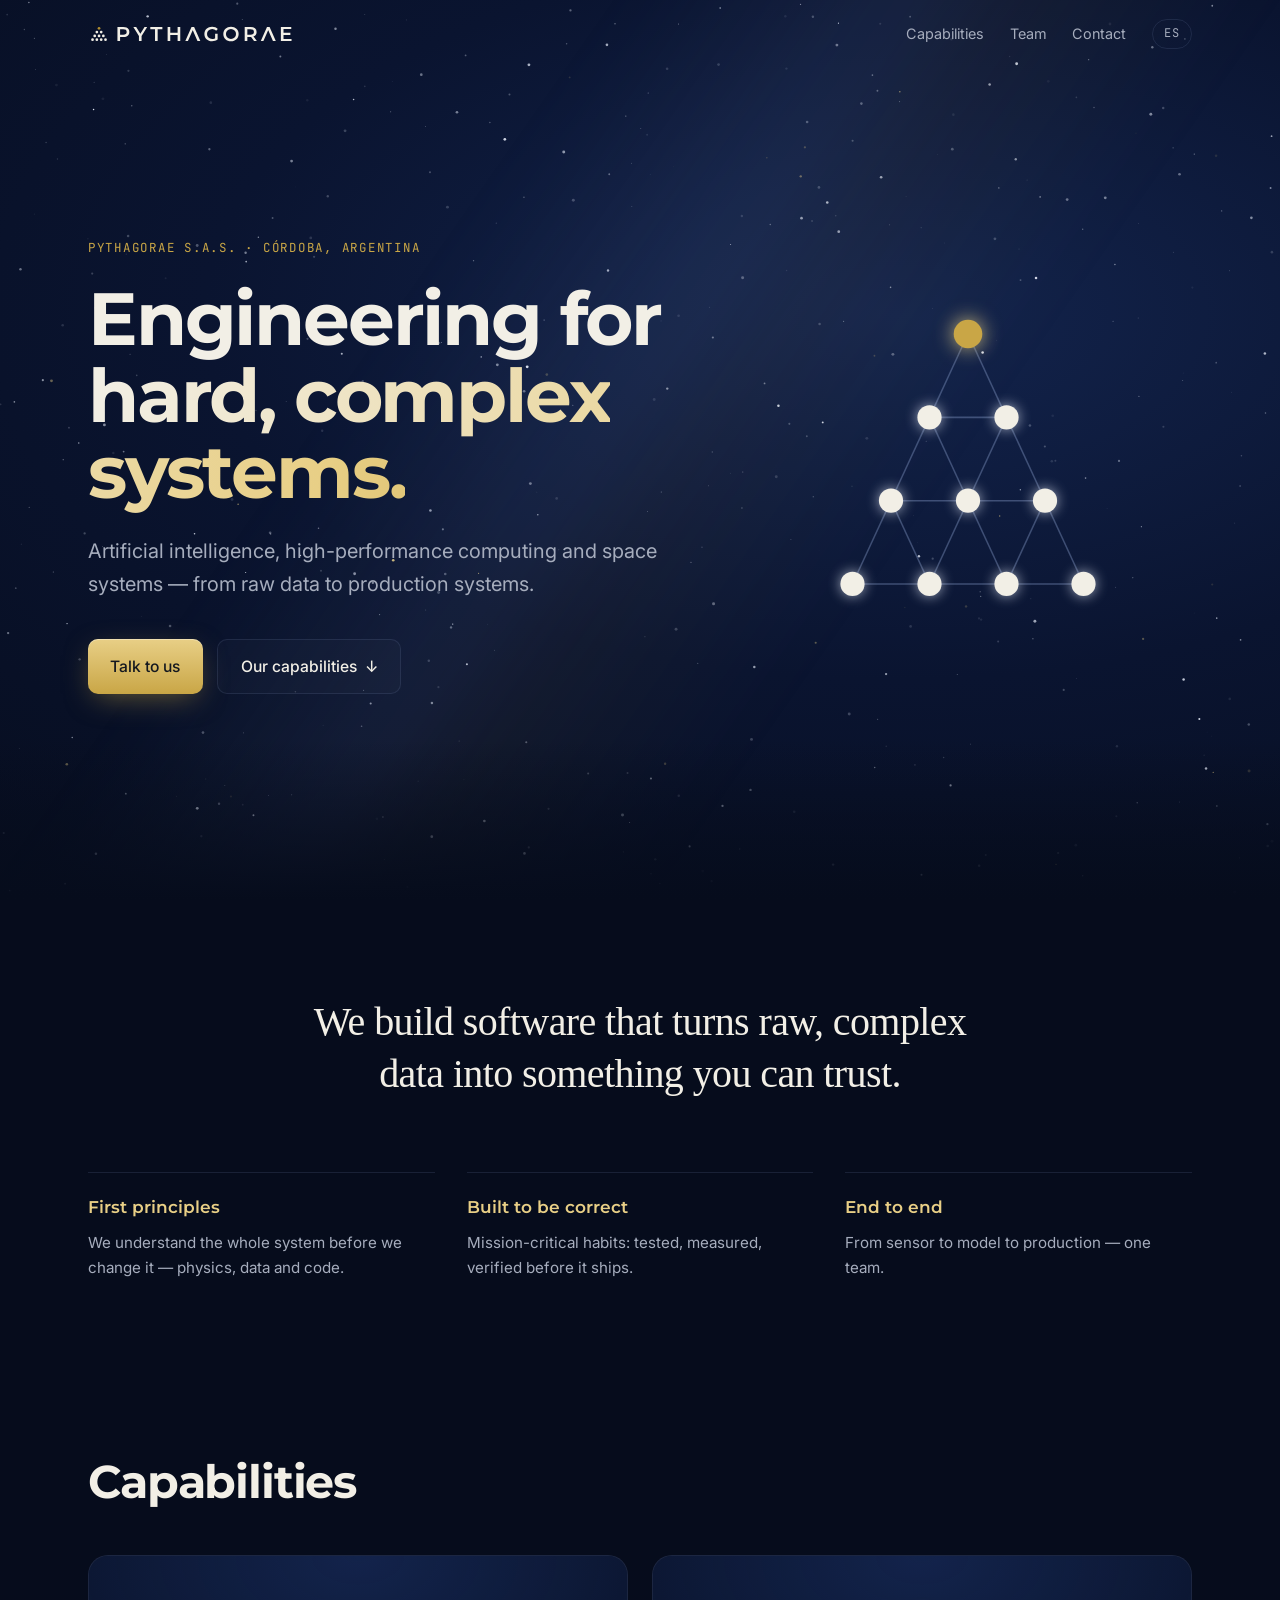
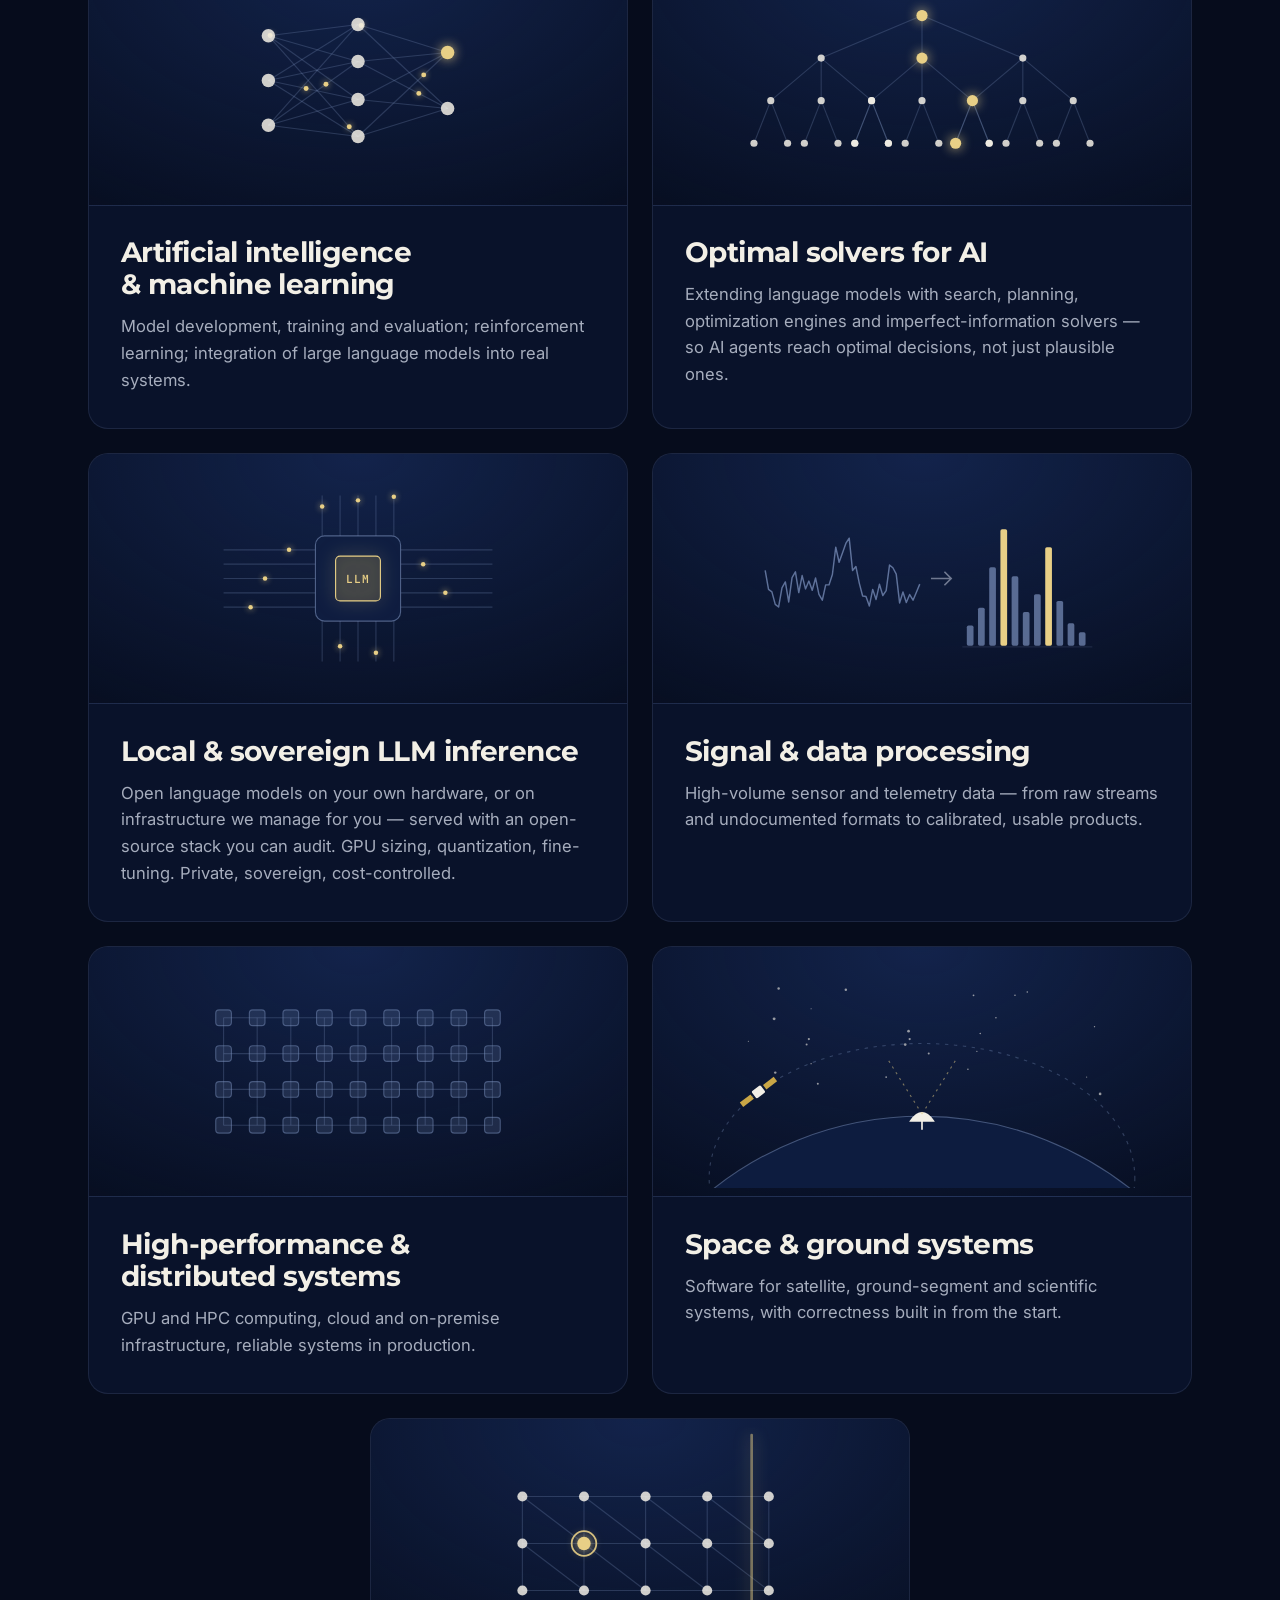
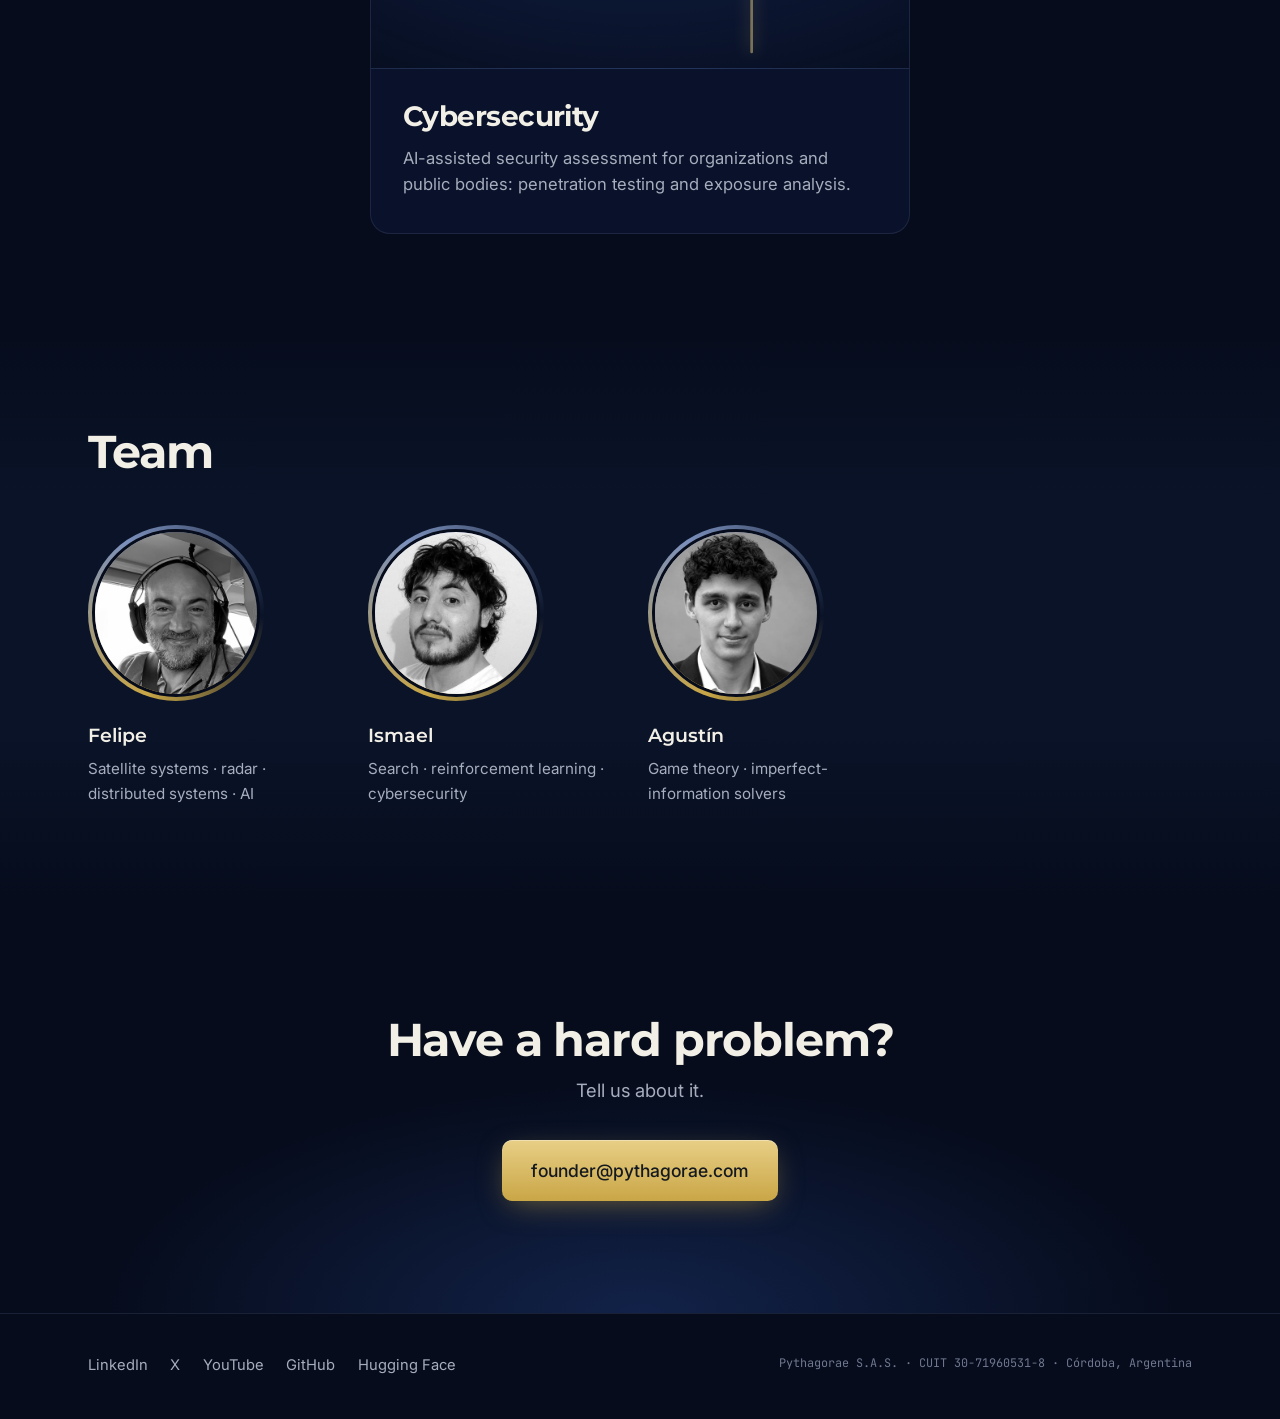
<file: index.html>
<!doctype html>
<html lang="en">
<head>
<meta charset="utf-8">
<meta name="viewport" content="width=device-width, initial-scale=1">
<title>Pythagorae — Engineering for hard, complex systems</title>
<meta name="description" content="Pythagorae — software, artificial intelligence, high-performance computing and space-systems engineering. Córdoba, Argentina.">
<meta name="theme-color" content="#060c1c">
<meta property="og:title" content="Pythagorae">
<meta property="og:description" content="Pythagorae — software, artificial intelligence, high-performance computing and space-systems engineering. Córdoba, Argentina.">
<meta property="og:image" content="https://pythagorae.com/assets/og.png">
<meta property="og:url" content="https://pythagorae.com/">
<meta name="twitter:card" content="summary_large_image">
<link rel="alternate" hreflang="en" href="https://pythagorae.com/">
<link rel="alternate" hreflang="es" href="https://pythagorae.com/es/">
<link rel="alternate" hreflang="x-default" href="https://pythagorae.com/">
<link rel="icon" type="image/png" href="/assets/favicon.png">
<link rel="preconnect" href="https://fonts.googleapis.com">
<link rel="preconnect" href="https://fonts.gstatic.com" crossorigin>
<link href="https://fonts.googleapis.com/css2?family=Montserrat:wght@500;600;700&family=Inter:wght@400;500&family=JetBrains+Mono:wght@400;500&display=swap" rel="stylesheet">
<link rel="stylesheet" href="/style.css?v=18">
<script defer src="/site.js?v=15"></script>
</head>
<body>

<header class="bar">
  <div class="wrap bar-in">
    <a class="brand" href="/" aria-label="Pythagorae"><img src="/assets/lockup-horizontal-cream.svg" alt="Pythagorae" height="22"></a>
    <nav>
      <a href="#capabilities">Capabilities</a>
      <a href="#team">Team</a>
      <a href="#contact">Contact</a>
      <a class="lang" href="/es/" hreflang="es" lang="es">ES</a>
    </nav>
  </div>
</header>

<section class="hero">
  <canvas id="sky" aria-hidden="true"></canvas>
  <div class="milky" aria-hidden="true"></div>
  <div class="wrap hero-in">
    <div class="hero-copy">
      <p class="eyebrow">Pythagorae S.A.S. &middot; C&oacute;rdoba, Argentina</p>
      <h1>Engineering for <span class="grad">hard, complex systems.</span></h1>
      <p class="lede">Artificial intelligence, high-performance computing and space systems &mdash; from raw data to production systems.</p>
      <div class="ctas">
        <a class="btn primary" href="#contact">Talk to us</a>
        <a class="btn ghost" href="#capabilities">Our capabilities <span aria-hidden="true">&darr;</span></a>
      </div>
    </div>
    <div class="hero-art"><svg class="tetractys" viewBox="0 0 400 360" aria-hidden="true"><g class="edges"><line class="edge" style="--d:0.00s" x1="200.0" y1="60.0" x2="165.0" y2="135.8"/><line class="edge" style="--d:0.07s" x1="200.0" y1="60.0" x2="235.0" y2="135.8"/><line class="edge" style="--d:0.14s" x1="165.0" y1="135.8" x2="235.0" y2="135.8"/><line class="edge" style="--d:0.21s" x1="165.0" y1="135.8" x2="130.0" y2="211.5"/><line class="edge" style="--d:0.28s" x1="165.0" y1="135.8" x2="200.0" y2="211.5"/><line class="edge" style="--d:0.35s" x1="235.0" y1="135.8" x2="200.0" y2="211.5"/><line class="edge" style="--d:0.42s" x1="235.0" y1="135.8" x2="270.0" y2="211.5"/><line class="edge" style="--d:0.49s" x1="130.0" y1="211.5" x2="200.0" y2="211.5"/><line class="edge" style="--d:0.56s" x1="130.0" y1="211.5" x2="95.0" y2="287.2"/><line class="edge" style="--d:0.63s" x1="130.0" y1="211.5" x2="165.0" y2="287.2"/><line class="edge" style="--d:0.70s" x1="200.0" y1="211.5" x2="270.0" y2="211.5"/><line class="edge" style="--d:0.77s" x1="200.0" y1="211.5" x2="165.0" y2="287.2"/><line class="edge" style="--d:0.84s" x1="200.0" y1="211.5" x2="235.0" y2="287.2"/><line class="edge" style="--d:0.91s" x1="270.0" y1="211.5" x2="235.0" y2="287.2"/><line class="edge" style="--d:0.98s" x1="270.0" y1="211.5" x2="305.0" y2="287.2"/><line class="edge" style="--d:1.05s" x1="95.0" y1="287.2" x2="165.0" y2="287.2"/><line class="edge" style="--d:1.12s" x1="165.0" y1="287.2" x2="235.0" y2="287.2"/><line class="edge" style="--d:1.19s" x1="235.0" y1="287.2" x2="305.0" y2="287.2"/></g><g class="nodes"><circle class="node monad" style="--d:0.40s" cx="200.0" cy="60.0" r="13"/><circle class="node" style="--d:0.49s" cx="165.0" cy="135.8" r="11"/><circle class="node" style="--d:0.58s" cx="235.0" cy="135.8" r="11"/><circle class="node" style="--d:0.67s" cx="130.0" cy="211.5" r="11"/><circle class="node" style="--d:0.76s" cx="200.0" cy="211.5" r="11"/><circle class="node" style="--d:0.85s" cx="270.0" cy="211.5" r="11"/><circle class="node" style="--d:0.94s" cx="95.0" cy="287.2" r="11"/><circle class="node" style="--d:1.03s" cx="165.0" cy="287.2" r="11"/><circle class="node" style="--d:1.12s" cx="235.0" cy="287.2" r="11"/><circle class="node" style="--d:1.21s" cx="305.0" cy="287.2" r="11"/></g></svg></div>
  </div>
</section>

<section class="statement">
  <div class="wrap">
    <blockquote class="reveal">We build software that turns raw, complex data into something you can trust.</blockquote>
    <div class="principles"><div class="principle reveal" style="--i:0"><h3>First principles</h3><p>We understand the whole system before we change it &mdash; physics, data and code.</p></div><div class="principle reveal" style="--i:1"><h3>Built to be correct</h3><p>Mission-critical habits: tested, measured, verified before it ships.</p></div><div class="principle reveal" style="--i:2"><h3>End to end</h3><p>From sensor to model to production &mdash; one team.</p></div></div>
  </div>
</section>

<section id="capabilities" class="section">
  <div class="wrap">
    <header class="section-head reveal"><h2>Capabilities</h2></header>
    <div class="grid">
        <article class="card reveal" style="--i:0">
          <div class="card-art"><svg class="art" viewBox="0 -24 320 208" preserveAspectRatio="xMidYMid meet" aria-hidden="true"><line class="a-line" x1="80" y1="40" x2="160" y2="30"/><circle class="a-pulse" r="2.2"><animateMotion dur="2.20s" begin="-0.01s" repeatCount="indefinite" path="M80,40 L160,30"/></circle><line class="a-line" x1="80" y1="40" x2="160" y2="63"/><line class="a-line" x1="80" y1="40" x2="160" y2="97"/><line class="a-line" x1="80" y1="40" x2="160" y2="130"/><circle class="a-pulse" r="2.2"><animateMotion dur="3.25s" begin="-0.70s" repeatCount="indefinite" path="M80,40 L160,130"/></circle><line class="a-line" x1="80" y1="80" x2="160" y2="30"/><line class="a-line" x1="80" y1="80" x2="160" y2="63"/><line class="a-line" x1="80" y1="80" x2="160" y2="97"/><circle class="a-pulse" r="2.2"><animateMotion dur="2.55s" begin="-1.39s" repeatCount="indefinite" path="M80,80 L160,97"/></circle><line class="a-line" x1="80" y1="80" x2="160" y2="130"/><line class="a-line" x1="80" y1="120" x2="160" y2="30"/><line class="a-line" x1="80" y1="120" x2="160" y2="63"/><circle class="a-pulse" r="2.2"><animateMotion dur="3.60s" begin="-0.08s" repeatCount="indefinite" path="M80,120 L160,63"/></circle><line class="a-line" x1="80" y1="120" x2="160" y2="97"/><line class="a-line" x1="80" y1="120" x2="160" y2="130"/><line class="a-line" x1="160" y1="30" x2="240" y2="55"/><circle class="a-pulse" r="2.2"><animateMotion dur="2.90s" begin="-0.77s" repeatCount="indefinite" path="M160,30 L240,55"/></circle><line class="a-line" x1="160" y1="30" x2="240" y2="105"/><line class="a-line" x1="160" y1="63" x2="240" y2="55"/><line class="a-line" x1="160" y1="63" x2="240" y2="105"/><circle class="a-pulse" r="2.2"><animateMotion dur="2.20s" begin="-1.46s" repeatCount="indefinite" path="M160,63 L240,105"/></circle><line class="a-line" x1="160" y1="97" x2="240" y2="55"/><line class="a-line" x1="160" y1="97" x2="240" y2="105"/><line class="a-line" x1="160" y1="130" x2="240" y2="55"/><circle class="a-pulse" r="2.2"><animateMotion dur="3.25s" begin="-0.15s" repeatCount="indefinite" path="M160,130 L240,55"/></circle><line class="a-line" x1="160" y1="130" x2="240" y2="105"/><circle class="a-dot a-breathe" style="--d:0.0s" cx="80" cy="40" r="6"/><circle class="a-dot a-breathe" style="--d:0.3s" cx="80" cy="80" r="6"/><circle class="a-dot a-breathe" style="--d:0.6s" cx="80" cy="120" r="6"/><circle class="a-dot a-breathe" style="--d:0.3s" cx="160" cy="30" r="6"/><circle class="a-dot a-breathe" style="--d:0.6s" cx="160" cy="63" r="6"/><circle class="a-dot a-breathe" style="--d:0.9s" cx="160" cy="97" r="6"/><circle class="a-dot a-breathe" style="--d:1.2s" cx="160" cy="130" r="6"/><circle class="a-hot a-breathe" style="--d:0.6s" cx="240" cy="55" r="6"/><circle class="a-dot a-breathe" style="--d:0.9s" cx="240" cy="105" r="6"/></svg></div>
          <div class="card-body">
            <h3>Artificial intelligence &amp; machine learning</h3>
            <p>Model development, training and evaluation; reinforcement learning; integration of large language models into real systems.</p>
          </div>
        </article>
        <article class="card reveal" style="--i:1">
          <div class="card-art"><svg class="art" viewBox="0 -24 320 208" preserveAspectRatio="xMidYMid meet" aria-hidden="true"><line class="a-line" x1="160.0" y1="22" x2="70.0" y2="60"/><line class="a-line" x1="160.0" y1="22" x2="160.0" y2="60"/><line class="a-line" x1="160.0" y1="22" x2="250.0" y2="60"/><line class="a-line" x1="70.0" y1="60" x2="25.0" y2="98"/><line class="a-line" x1="70.0" y1="60" x2="70.0" y2="98"/><line class="a-line" x1="70.0" y1="60" x2="115.0" y2="98"/><line class="a-line" x1="160.0" y1="60" x2="115.0" y2="98"/><line class="a-line" x1="160.0" y1="60" x2="160.0" y2="98"/><line class="a-line" x1="160.0" y1="60" x2="205.0" y2="98"/><line class="a-line" x1="250.0" y1="60" x2="205.0" y2="98"/><line class="a-line" x1="250.0" y1="60" x2="250.0" y2="98"/><line class="a-line" x1="250.0" y1="60" x2="295.0" y2="98"/><line class="a-line" x1="25.0" y1="98" x2="10.0" y2="136"/><line class="a-line" x1="25.0" y1="98" x2="40.0" y2="136"/><line class="a-line" x1="70.0" y1="98" x2="55.0" y2="136"/><line class="a-line" x1="70.0" y1="98" x2="85.0" y2="136"/><line class="a-line" x1="115.0" y1="98" x2="100.0" y2="136"/><line class="a-line" x1="115.0" y1="98" x2="130.0" y2="136"/><line class="a-line" x1="115.0" y1="98" x2="100.0" y2="136"/><line class="a-line" x1="115.0" y1="98" x2="130.0" y2="136"/><line class="a-line" x1="160.0" y1="98" x2="145.0" y2="136"/><line class="a-line" x1="160.0" y1="98" x2="175.0" y2="136"/><line class="a-line" x1="205.0" y1="98" x2="190.0" y2="136"/><line class="a-line" x1="205.0" y1="98" x2="220.0" y2="136"/><line class="a-line" x1="205.0" y1="98" x2="190.0" y2="136"/><line class="a-line" x1="205.0" y1="98" x2="220.0" y2="136"/><line class="a-line" x1="250.0" y1="98" x2="235.0" y2="136"/><line class="a-line" x1="250.0" y1="98" x2="265.0" y2="136"/><line class="a-line" x1="295.0" y1="98" x2="280.0" y2="136"/><line class="a-line" x1="295.0" y1="98" x2="310.0" y2="136"/><circle class="a-dot" cx="160.0" cy="22" r="4.5"/><circle class="a-dot" cx="70.0" cy="60" r="3.2"/><circle class="a-dot" cx="160.0" cy="60" r="3.2"/><circle class="a-dot" cx="250.0" cy="60" r="3.2"/><circle class="a-dot" cx="25.0" cy="98" r="3.2"/><circle class="a-dot" cx="70.0" cy="98" r="3.2"/><circle class="a-dot" cx="115.0" cy="98" r="3.2"/><circle class="a-dot" cx="115.0" cy="98" r="3.2"/><circle class="a-dot" cx="160.0" cy="98" r="3.2"/><circle class="a-dot" cx="205.0" cy="98" r="3.2"/><circle class="a-dot" cx="205.0" cy="98" r="3.2"/><circle class="a-dot" cx="250.0" cy="98" r="3.2"/><circle class="a-dot" cx="295.0" cy="98" r="3.2"/><circle class="a-dot" cx="10.0" cy="136" r="3.2"/><circle class="a-dot" cx="40.0" cy="136" r="3.2"/><circle class="a-dot" cx="55.0" cy="136" r="3.2"/><circle class="a-dot" cx="85.0" cy="136" r="3.2"/><circle class="a-dot" cx="100.0" cy="136" r="3.2"/><circle class="a-dot" cx="130.0" cy="136" r="3.2"/><circle class="a-dot" cx="100.0" cy="136" r="3.2"/><circle class="a-dot" cx="130.0" cy="136" r="3.2"/><circle class="a-dot" cx="145.0" cy="136" r="3.2"/><circle class="a-dot" cx="175.0" cy="136" r="3.2"/><circle class="a-dot" cx="190.0" cy="136" r="3.2"/><circle class="a-dot" cx="220.0" cy="136" r="3.2"/><circle class="a-dot" cx="190.0" cy="136" r="3.2"/><circle class="a-dot" cx="220.0" cy="136" r="3.2"/><circle class="a-dot" cx="235.0" cy="136" r="3.2"/><circle class="a-dot" cx="265.0" cy="136" r="3.2"/><circle class="a-dot" cx="280.0" cy="136" r="3.2"/><circle class="a-dot" cx="310.0" cy="136" r="3.2"/><path class="a-best" d="M160.0,22 L160.0,60 L205.0,98 L190.0,136"/><circle class="a-hot a-breathe" style="--d:0.00s" cx="160.0" cy="22" r="5"/><circle class="a-hot a-breathe" style="--d:0.25s" cx="160.0" cy="60" r="5"/><circle class="a-hot a-breathe" style="--d:0.50s" cx="205.0" cy="98" r="5"/><circle class="a-hot a-breathe" style="--d:0.75s" cx="190.0" cy="136" r="5"/></svg></div>
          <div class="card-body">
            <h3>Optimal solvers for AI</h3>
            <p>Extending language models with search, planning, optimization engines and imperfect-information solvers &mdash; so AI agents reach optimal decisions, not just plausible ones.</p>
          </div>
        </article>
        <article class="card reveal" style="--i:0">
          <div class="card-art"><svg class="art" viewBox="0 -24 320 208" preserveAspectRatio="xMidYMid meet" aria-hidden="true"><line class="a-line" x1="128.0" y1="42.0" x2="128.0" y2="6.0"/><circle class="a-pulse" r="2"><animateMotion dur="1.8s" begin="-0.05s" repeatCount="indefinite" path="M128.0,6.0 L128.0,42.0"/></circle><line class="a-line" x1="144.0" y1="42.0" x2="144.0" y2="6.0"/><line class="a-line" x1="160.0" y1="42.0" x2="160.0" y2="6.0"/><circle class="a-pulse" r="2"><animateMotion dur="2.4s" begin="-0.45s" repeatCount="indefinite" path="M160.0,6.0 L160.0,42.0"/></circle><line class="a-line" x1="176.0" y1="42.0" x2="176.0" y2="6.0"/><line class="a-line" x1="192.0" y1="42.0" x2="192.0" y2="6.0"/><circle class="a-pulse" r="2"><animateMotion dur="3.0s" begin="-0.85s" repeatCount="indefinite" path="M192.0,6.0 L192.0,42.0"/></circle><line class="a-line" x1="128.0" y1="118.0" x2="128.0" y2="154.0"/><line class="a-line" x1="144.0" y1="118.0" x2="144.0" y2="154.0"/><circle class="a-pulse" r="2"><animateMotion dur="2.1s" begin="-0.65s" repeatCount="indefinite" path="M144.0,154.0 L144.0,118.0"/></circle><line class="a-line" x1="160.0" y1="118.0" x2="160.0" y2="154.0"/><line class="a-line" x1="176.0" y1="118.0" x2="176.0" y2="154.0"/><circle class="a-pulse" r="2"><animateMotion dur="2.7s" begin="-1.05s" repeatCount="indefinite" path="M176.0,154.0 L176.0,118.0"/></circle><line class="a-line" x1="192.0" y1="118.0" x2="192.0" y2="154.0"/><line class="a-line" x1="122.0" y1="54.4" x2="40.0" y2="54.4"/><circle class="a-pulse" r="2"><animateMotion dur="1.8s" begin="-0.85s" repeatCount="indefinite" path="M40.0,54.4 L122.0,54.4"/></circle><line class="a-line" x1="122.0" y1="67.2" x2="40.0" y2="67.2"/><line class="a-line" x1="122.0" y1="80.0" x2="40.0" y2="80.0"/><circle class="a-pulse" r="2"><animateMotion dur="2.4s" begin="-1.25s" repeatCount="indefinite" path="M40.0,80.0 L122.0,80.0"/></circle><line class="a-line" x1="122.0" y1="92.8" x2="40.0" y2="92.8"/><line class="a-line" x1="122.0" y1="105.6" x2="40.0" y2="105.6"/><circle class="a-pulse" r="2"><animateMotion dur="3.0s" begin="-1.65s" repeatCount="indefinite" path="M40.0,105.6 L122.0,105.6"/></circle><line class="a-line" x1="198.0" y1="54.4" x2="280.0" y2="54.4"/><line class="a-line" x1="198.0" y1="67.2" x2="280.0" y2="67.2"/><circle class="a-pulse" r="2"><animateMotion dur="2.1s" begin="-1.45s" repeatCount="indefinite" path="M280.0,67.2 L198.0,67.2"/></circle><line class="a-line" x1="198.0" y1="80.0" x2="280.0" y2="80.0"/><line class="a-line" x1="198.0" y1="92.8" x2="280.0" y2="92.8"/><circle class="a-pulse" r="2"><animateMotion dur="2.7s" begin="-1.85s" repeatCount="indefinite" path="M280.0,92.8 L198.0,92.8"/></circle><line class="a-line" x1="198.0" y1="105.6" x2="280.0" y2="105.6"/><rect class="a-chip" x="122" y="42" width="76" height="76" rx="8"/><rect class="a-die a-breathe" x="140" y="60" width="40" height="40" rx="4"/><text class="a-label" x="160" y="84" text-anchor="middle">LLM</text></svg></div>
          <div class="card-body">
            <h3>Local &amp; sovereign LLM inference</h3>
            <p>Open language models on your own hardware, or on infrastructure we manage for you &mdash; served with an open-source stack you can audit. GPU sizing, quantization, fine-tuning. Private, sovereign, cost-controlled.</p>
          </div>
        </article>
        <article class="card reveal" style="--i:1">
          <div class="card-art"><svg class="art" viewBox="0 -24 320 208" preserveAspectRatio="xMidYMid meet" aria-hidden="true"><polyline class="a-raw" points="20,72.7 23,89.7 26,91.9 29,103.1 32,105.4 35,88.4 38,83.1 41,100.9 44,79.2 47,74.0 50,92.6 53,77.4 56,89.3 59,82.3 62,90.5 65,79.6 68,94.2 71,99.4 74,85.7 77,85.7 80,76.4 83,52.1 86,65.5 89,57.3 92,48.7 95,44.0 98,72.9 101,69.3 104,84.1 107,95.6 110,96.1 113,104.5 116,89.7 119,98.7 122,85.2 125,95.2 128,90.8 131,68.0 134,70.4 137,76.1 140,101.8 143,92.0 146,101.4 149,94.3 152,99.4 155,92.3 158,85.0"/><path class="a-arrow" d="M168 80 h18 m-6 -6 l6 6 l-6 6"/><rect class="a-bar a-grow" style="--d:0.00s" x="200" y="122" width="6" height="18" rx="1.5"/><rect class="a-bar a-grow" style="--d:0.12s" x="210" y="106" width="6" height="34" rx="1.5"/><rect class="a-bar a-grow" style="--d:0.24s" x="220" y="70" width="6" height="70" rx="1.5"/><rect class="a-bar-hot a-grow" style="--d:0.36s" x="230" y="36" width="6" height="104" rx="1.5"/><rect class="a-bar a-grow" style="--d:0.48s" x="240" y="78" width="6" height="62" rx="1.5"/><rect class="a-bar a-grow" style="--d:0.60s" x="250" y="110" width="6" height="30" rx="1.5"/><rect class="a-bar a-grow" style="--d:0.72s" x="260" y="94" width="6" height="46" rx="1.5"/><rect class="a-bar-hot a-grow" style="--d:0.84s" x="270" y="52" width="6" height="88" rx="1.5"/><rect class="a-bar a-grow" style="--d:0.96s" x="280" y="100" width="6" height="40" rx="1.5"/><rect class="a-bar a-grow" style="--d:1.08s" x="290" y="120" width="6" height="20" rx="1.5"/><rect class="a-bar a-grow" style="--d:1.20s" x="300" y="128" width="6" height="12" rx="1.5"/><line class="a-axis" x1="196" y1="141" x2="312" y2="141"/></svg></div>
          <div class="card-body">
            <h3>Signal &amp; data processing</h3>
            <p>High-volume sensor and telemetry data &mdash; from raw streams and undocumented formats to calibrated, usable products.</p>
          </div>
        </article>
        <article class="card reveal" style="--i:0">
          <div class="card-art"><svg class="art" viewBox="0 -24 320 208" preserveAspectRatio="xMidYMid meet" aria-hidden="true"><line class="a-line" x1="40" y1="32" x2="70" y2="32"/><line class="a-line" x1="40" y1="32" x2="40" y2="64"/><line class="a-line" x1="70" y1="32" x2="100" y2="32"/><line class="a-line" x1="70" y1="32" x2="70" y2="64"/><line class="a-line" x1="100" y1="32" x2="130" y2="32"/><line class="a-line" x1="100" y1="32" x2="100" y2="64"/><line class="a-line" x1="130" y1="32" x2="160" y2="32"/><line class="a-line" x1="130" y1="32" x2="130" y2="64"/><line class="a-line" x1="160" y1="32" x2="190" y2="32"/><line class="a-line" x1="160" y1="32" x2="160" y2="64"/><line class="a-line" x1="190" y1="32" x2="220" y2="32"/><line class="a-line" x1="190" y1="32" x2="190" y2="64"/><line class="a-line" x1="220" y1="32" x2="250" y2="32"/><line class="a-line" x1="220" y1="32" x2="220" y2="64"/><line class="a-line" x1="250" y1="32" x2="280" y2="32"/><line class="a-line" x1="250" y1="32" x2="250" y2="64"/><line class="a-line" x1="280" y1="32" x2="280" y2="64"/><line class="a-line" x1="40" y1="64" x2="70" y2="64"/><line class="a-line" x1="40" y1="64" x2="40" y2="96"/><line class="a-line" x1="70" y1="64" x2="100" y2="64"/><line class="a-line" x1="70" y1="64" x2="70" y2="96"/><line class="a-line" x1="100" y1="64" x2="130" y2="64"/><line class="a-line" x1="100" y1="64" x2="100" y2="96"/><line class="a-line" x1="130" y1="64" x2="160" y2="64"/><line class="a-line" x1="130" y1="64" x2="130" y2="96"/><line class="a-line" x1="160" y1="64" x2="190" y2="64"/><line class="a-line" x1="160" y1="64" x2="160" y2="96"/><line class="a-line" x1="190" y1="64" x2="220" y2="64"/><line class="a-line" x1="190" y1="64" x2="190" y2="96"/><line class="a-line" x1="220" y1="64" x2="250" y2="64"/><line class="a-line" x1="220" y1="64" x2="220" y2="96"/><line class="a-line" x1="250" y1="64" x2="280" y2="64"/><line class="a-line" x1="250" y1="64" x2="250" y2="96"/><line class="a-line" x1="280" y1="64" x2="280" y2="96"/><line class="a-line" x1="40" y1="96" x2="70" y2="96"/><line class="a-line" x1="40" y1="96" x2="40" y2="128"/><line class="a-line" x1="70" y1="96" x2="100" y2="96"/><line class="a-line" x1="70" y1="96" x2="70" y2="128"/><line class="a-line" x1="100" y1="96" x2="130" y2="96"/><line class="a-line" x1="100" y1="96" x2="100" y2="128"/><line class="a-line" x1="130" y1="96" x2="160" y2="96"/><line class="a-line" x1="130" y1="96" x2="130" y2="128"/><line class="a-line" x1="160" y1="96" x2="190" y2="96"/><line class="a-line" x1="160" y1="96" x2="160" y2="128"/><line class="a-line" x1="190" y1="96" x2="220" y2="96"/><line class="a-line" x1="190" y1="96" x2="190" y2="128"/><line class="a-line" x1="220" y1="96" x2="250" y2="96"/><line class="a-line" x1="220" y1="96" x2="220" y2="128"/><line class="a-line" x1="250" y1="96" x2="280" y2="96"/><line class="a-line" x1="250" y1="96" x2="250" y2="128"/><line class="a-line" x1="280" y1="96" x2="280" y2="128"/><line class="a-line" x1="40" y1="128" x2="70" y2="128"/><line class="a-line" x1="70" y1="128" x2="100" y2="128"/><line class="a-line" x1="100" y1="128" x2="130" y2="128"/><line class="a-line" x1="130" y1="128" x2="160" y2="128"/><line class="a-line" x1="160" y1="128" x2="190" y2="128"/><line class="a-line" x1="190" y1="128" x2="220" y2="128"/><line class="a-line" x1="220" y1="128" x2="250" y2="128"/><line class="a-line" x1="250" y1="128" x2="280" y2="128"/><rect class="a-node a-wave" style="--d:0.00s" x="33" y="25" width="14" height="14" rx="3"/><rect class="a-node a-wave" style="--d:0.18s" x="63" y="25" width="14" height="14" rx="3"/><rect class="a-node a-wave" style="--d:0.36s" x="93" y="25" width="14" height="14" rx="3"/><rect class="a-node a-wave" style="--d:0.54s" x="123" y="25" width="14" height="14" rx="3"/><rect class="a-node a-wave" style="--d:0.72s" x="153" y="25" width="14" height="14" rx="3"/><rect class="a-node a-wave" style="--d:0.90s" x="183" y="25" width="14" height="14" rx="3"/><rect class="a-node a-wave" style="--d:1.08s" x="213" y="25" width="14" height="14" rx="3"/><rect class="a-node a-wave" style="--d:1.26s" x="243" y="25" width="14" height="14" rx="3"/><rect class="a-node a-wave" style="--d:1.44s" x="273" y="25" width="14" height="14" rx="3"/><rect class="a-node a-wave" style="--d:0.18s" x="33" y="57" width="14" height="14" rx="3"/><rect class="a-node a-wave" style="--d:0.36s" x="63" y="57" width="14" height="14" rx="3"/><rect class="a-node a-wave" style="--d:0.54s" x="93" y="57" width="14" height="14" rx="3"/><rect class="a-node a-wave" style="--d:0.72s" x="123" y="57" width="14" height="14" rx="3"/><rect class="a-node a-wave" style="--d:0.90s" x="153" y="57" width="14" height="14" rx="3"/><rect class="a-node a-wave" style="--d:1.08s" x="183" y="57" width="14" height="14" rx="3"/><rect class="a-node a-wave" style="--d:1.26s" x="213" y="57" width="14" height="14" rx="3"/><rect class="a-node a-wave" style="--d:1.44s" x="243" y="57" width="14" height="14" rx="3"/><rect class="a-node a-wave" style="--d:1.62s" x="273" y="57" width="14" height="14" rx="3"/><rect class="a-node a-wave" style="--d:0.36s" x="33" y="89" width="14" height="14" rx="3"/><rect class="a-node a-wave" style="--d:0.54s" x="63" y="89" width="14" height="14" rx="3"/><rect class="a-node a-wave" style="--d:0.72s" x="93" y="89" width="14" height="14" rx="3"/><rect class="a-node a-wave" style="--d:0.90s" x="123" y="89" width="14" height="14" rx="3"/><rect class="a-node a-wave" style="--d:1.08s" x="153" y="89" width="14" height="14" rx="3"/><rect class="a-node a-wave" style="--d:1.26s" x="183" y="89" width="14" height="14" rx="3"/><rect class="a-node a-wave" style="--d:1.44s" x="213" y="89" width="14" height="14" rx="3"/><rect class="a-node a-wave" style="--d:1.62s" x="243" y="89" width="14" height="14" rx="3"/><rect class="a-node a-wave" style="--d:1.80s" x="273" y="89" width="14" height="14" rx="3"/><rect class="a-node a-wave" style="--d:0.54s" x="33" y="121" width="14" height="14" rx="3"/><rect class="a-node a-wave" style="--d:0.72s" x="63" y="121" width="14" height="14" rx="3"/><rect class="a-node a-wave" style="--d:0.90s" x="93" y="121" width="14" height="14" rx="3"/><rect class="a-node a-wave" style="--d:1.08s" x="123" y="121" width="14" height="14" rx="3"/><rect class="a-node a-wave" style="--d:1.26s" x="153" y="121" width="14" height="14" rx="3"/><rect class="a-node a-wave" style="--d:1.44s" x="183" y="121" width="14" height="14" rx="3"/><rect class="a-node a-wave" style="--d:1.62s" x="213" y="121" width="14" height="14" rx="3"/><rect class="a-node a-wave" style="--d:1.80s" x="243" y="121" width="14" height="14" rx="3"/><rect class="a-node a-wave" style="--d:1.98s" x="273" y="121" width="14" height="14" rx="3"/></svg></div>
          <div class="card-body">
            <h3>High-performance &amp; distributed systems</h3>
            <p>GPU and HPC computing, cloud and on-premise infrastructure, reliable systems in production.</p>
          </div>
        </article>
        <article class="card reveal" style="--i:1">
          <div class="card-art"><svg class="art" viewBox="0 -24 320 208" preserveAspectRatio="xMidYMid meet" aria-hidden="true"><circle class="a-planet" cx="160" cy="420" r="300"/><ellipse class="a-orbit" cx="160" cy="175" rx="190" ry="120"/><circle class="a-star" cx="145" cy="56" r="1.2"/><circle class="a-star" cx="149" cy="51" r="1.0"/><circle class="a-star" cx="59" cy="51" r="1.0"/><circle class="a-star" cx="254" cy="9" r="0.7"/><circle class="a-star" cx="29" cy="81" r="1.1"/><circle class="a-star" cx="13" cy="98" r="1.3"/><circle class="a-star" cx="209" cy="62" r="0.6"/><circle class="a-star" cx="5" cy="53" r="0.5"/><circle class="a-star" cx="61" cy="24" r="0.5"/><circle class="a-star" cx="148" cy="44" r="1.2"/><circle class="a-star" cx="166" cy="64" r="0.9"/><circle class="a-star" cx="212" cy="46" r="0.7"/><circle class="a-star" cx="319" cy="100" r="1.2"/><circle class="a-star" cx="226" cy="32" r="0.7"/><circle class="a-star" cx="92" cy="7" r="1.1"/><circle class="a-star" cx="128" cy="85" r="0.8"/><circle class="a-star" cx="307" cy="85" r="0.5"/><circle class="a-star" cx="67" cy="91" r="0.9"/><circle class="a-star" cx="314" cy="40" r="0.6"/><circle class="a-star" cx="201" cy="78" r="0.7"/><circle class="a-star" cx="28" cy="33" r="1.3"/><circle class="a-star" cx="243" cy="12" r="0.7"/><circle class="a-star" cx="32" cy="6" r="1.1"/><circle class="a-star" cx="57" cy="56" r="0.9"/><circle class="a-star" cx="61" cy="73" r="0.6"/><circle class="a-star" cx="206" cy="12" r="0.8"/><path class="a-dish" d="M150 124 q10 -14 20 0 z M160 124 v8"/><path class="a-beam" d="M160 118 L130 70 M160 118 L190 70"/><g class="a-sat"><rect x="-5" y="-4" width="10" height="8" rx="1.5"/><rect class="a-panel" x="-19" y="-2.5" width="12" height="5"/><rect class="a-panel" x="7" y="-2.5" width="12" height="5"/><animateMotion dur="12s" repeatCount="indefinite" rotate="auto" path="M-30,175 A190,120 0 0 1 350,175"/></g></svg></div>
          <div class="card-body">
            <h3>Space &amp; ground systems</h3>
            <p>Software for satellite, ground-segment and scientific systems, with correctness built in from the start.</p>
          </div>
        </article>
        <article class="card reveal" style="--i:0">
          <div class="card-art"><svg class="art" viewBox="0 -24 320 208" preserveAspectRatio="xMidYMid meet" aria-hidden="true"><line class="a-line" x1="55" y1="38" x2="110" y2="38"/><line class="a-line" x1="55" y1="38" x2="55" y2="80"/><line class="a-line" x1="55" y1="38" x2="110" y2="80"/><line class="a-line" x1="110" y1="38" x2="165" y2="38"/><line class="a-line" x1="110" y1="38" x2="110" y2="80"/><line class="a-line" x1="110" y1="38" x2="165" y2="80"/><line class="a-line" x1="165" y1="38" x2="220" y2="38"/><line class="a-line" x1="165" y1="38" x2="165" y2="80"/><line class="a-line" x1="165" y1="38" x2="220" y2="80"/><line class="a-line" x1="220" y1="38" x2="275" y2="38"/><line class="a-line" x1="220" y1="38" x2="220" y2="80"/><line class="a-line" x1="220" y1="38" x2="275" y2="80"/><line class="a-line" x1="275" y1="38" x2="275" y2="80"/><line class="a-line" x1="55" y1="80" x2="110" y2="80"/><line class="a-line" x1="55" y1="80" x2="55" y2="122"/><line class="a-line" x1="55" y1="80" x2="110" y2="122"/><line class="a-line" x1="110" y1="80" x2="165" y2="80"/><line class="a-line" x1="110" y1="80" x2="110" y2="122"/><line class="a-line" x1="110" y1="80" x2="165" y2="122"/><line class="a-line" x1="165" y1="80" x2="220" y2="80"/><line class="a-line" x1="165" y1="80" x2="165" y2="122"/><line class="a-line" x1="165" y1="80" x2="220" y2="122"/><line class="a-line" x1="220" y1="80" x2="275" y2="80"/><line class="a-line" x1="220" y1="80" x2="220" y2="122"/><line class="a-line" x1="220" y1="80" x2="275" y2="122"/><line class="a-line" x1="275" y1="80" x2="275" y2="122"/><line class="a-line" x1="55" y1="122" x2="110" y2="122"/><line class="a-line" x1="110" y1="122" x2="165" y2="122"/><line class="a-line" x1="165" y1="122" x2="220" y2="122"/><line class="a-line" x1="220" y1="122" x2="275" y2="122"/><circle class="a-dot a-breathe" style="--d:0.0s" cx="55" cy="38" r="4.5"/><circle class="a-dot a-breathe" style="--d:0.3s" cx="110" cy="38" r="4.5"/><circle class="a-dot a-breathe" style="--d:0.6s" cx="165" cy="38" r="4.5"/><circle class="a-dot a-breathe" style="--d:0.9s" cx="220" cy="38" r="4.5"/><circle class="a-dot a-breathe" style="--d:1.2s" cx="275" cy="38" r="4.5"/><circle class="a-dot a-breathe" style="--d:0.0s" cx="55" cy="80" r="4.5"/><circle class="a-dot a-breathe" style="--d:0.6s" cx="165" cy="80" r="4.5"/><circle class="a-dot a-breathe" style="--d:0.9s" cx="220" cy="80" r="4.5"/><circle class="a-dot a-breathe" style="--d:1.2s" cx="275" cy="80" r="4.5"/><circle class="a-dot a-breathe" style="--d:0.0s" cx="55" cy="122" r="4.5"/><circle class="a-dot a-breathe" style="--d:0.3s" cx="110" cy="122" r="4.5"/><circle class="a-dot a-breathe" style="--d:0.6s" cx="165" cy="122" r="4.5"/><circle class="a-dot a-breathe" style="--d:0.9s" cx="220" cy="122" r="4.5"/><circle class="a-dot a-breathe" style="--d:1.2s" cx="275" cy="122" r="4.5"/><circle class="a-find" cx="110" cy="80" r="11"/><circle class="a-hot a-breathe" cx="110" cy="80" r="6"/><g class="a-sweep"><rect x="-1.2" y="-18" width="2.4" height="196" rx="1.2"/><animateTransform attributeName="transform" type="translate" dur="4s" values="30,0; 290,0; 30,0" keyTimes="0;0.5;1" repeatCount="indefinite"/></g></svg></div>
          <div class="card-body">
            <h3>Cybersecurity</h3>
            <p>AI-assisted security assessment for organizations and public bodies: penetration testing and exposure analysis.</p>
          </div>
        </article>
    </div>
    </div>
  </div>
</section>

<section id="team" class="section alt">
  <div class="wrap">
    <header class="section-head reveal"><h2>Team</h2></header>
    <div class="team">
        <figure class="person reveal" style="--i:0">
          <div class="photo"><img src="/assets/team/felipe.jpg" alt="Felipe" width="400" height="400" loading="lazy"></div>
          <figcaption><strong>Felipe</strong><span>Satellite systems &middot; radar &middot; distributed systems &middot; AI</span></figcaption>
        </figure>
        <figure class="person reveal" style="--i:1">
          <div class="photo"><img src="/assets/team/ismael.jpg" alt="Ismael" width="400" height="400" loading="lazy"></div>
          <figcaption><strong>Ismael</strong><span>Search &middot; reinforcement learning &middot; cybersecurity</span></figcaption>
        </figure>
        <figure class="person reveal" style="--i:2">
          <div class="photo"><img src="/assets/team/agustin.jpg" alt="Agust&iacute;n" width="400" height="400" loading="lazy"></div>
          <figcaption><strong>Agust&iacute;n</strong><span>Game theory &middot; imperfect-information solvers</span></figcaption>
        </figure>
    </div>
  </div>
</section>

<section id="contact" class="contact">
  <div class="wrap reveal">
    <h2>Have a hard problem?</h2>
    <p>Tell us about it.</p>
    <a class="btn primary big" href="mailto:founder@pythagorae.com">founder@pythagorae.com</a>
  </div>
</section>

<footer class="foot">
  <div class="wrap foot-in">
    <ul class="social">
      <li><a href="https://www.linkedin.com/company/pythagorae" target="_blank" rel="noopener">LinkedIn</a></li>
      <li><a href="https://x.com/pythagorae_ai" target="_blank" rel="noopener">X</a></li>
      <li><a href="https://www.youtube.com/@pythagorae" target="_blank" rel="noopener">YouTube</a></li>
      <li><a href="https://github.com/pythagorae" target="_blank" rel="noopener">GitHub</a></li>
      <li><a href="https://huggingface.co/pythagorae" target="_blank" rel="noopener">Hugging Face</a></li>
    </ul>
    <p class="legal">Pythagorae S.A.S. &middot; CUIT 30-71960531-8 &middot; C&oacute;rdoba, Argentina</p>
  </div>
</footer>

</body>
</html>
</file>
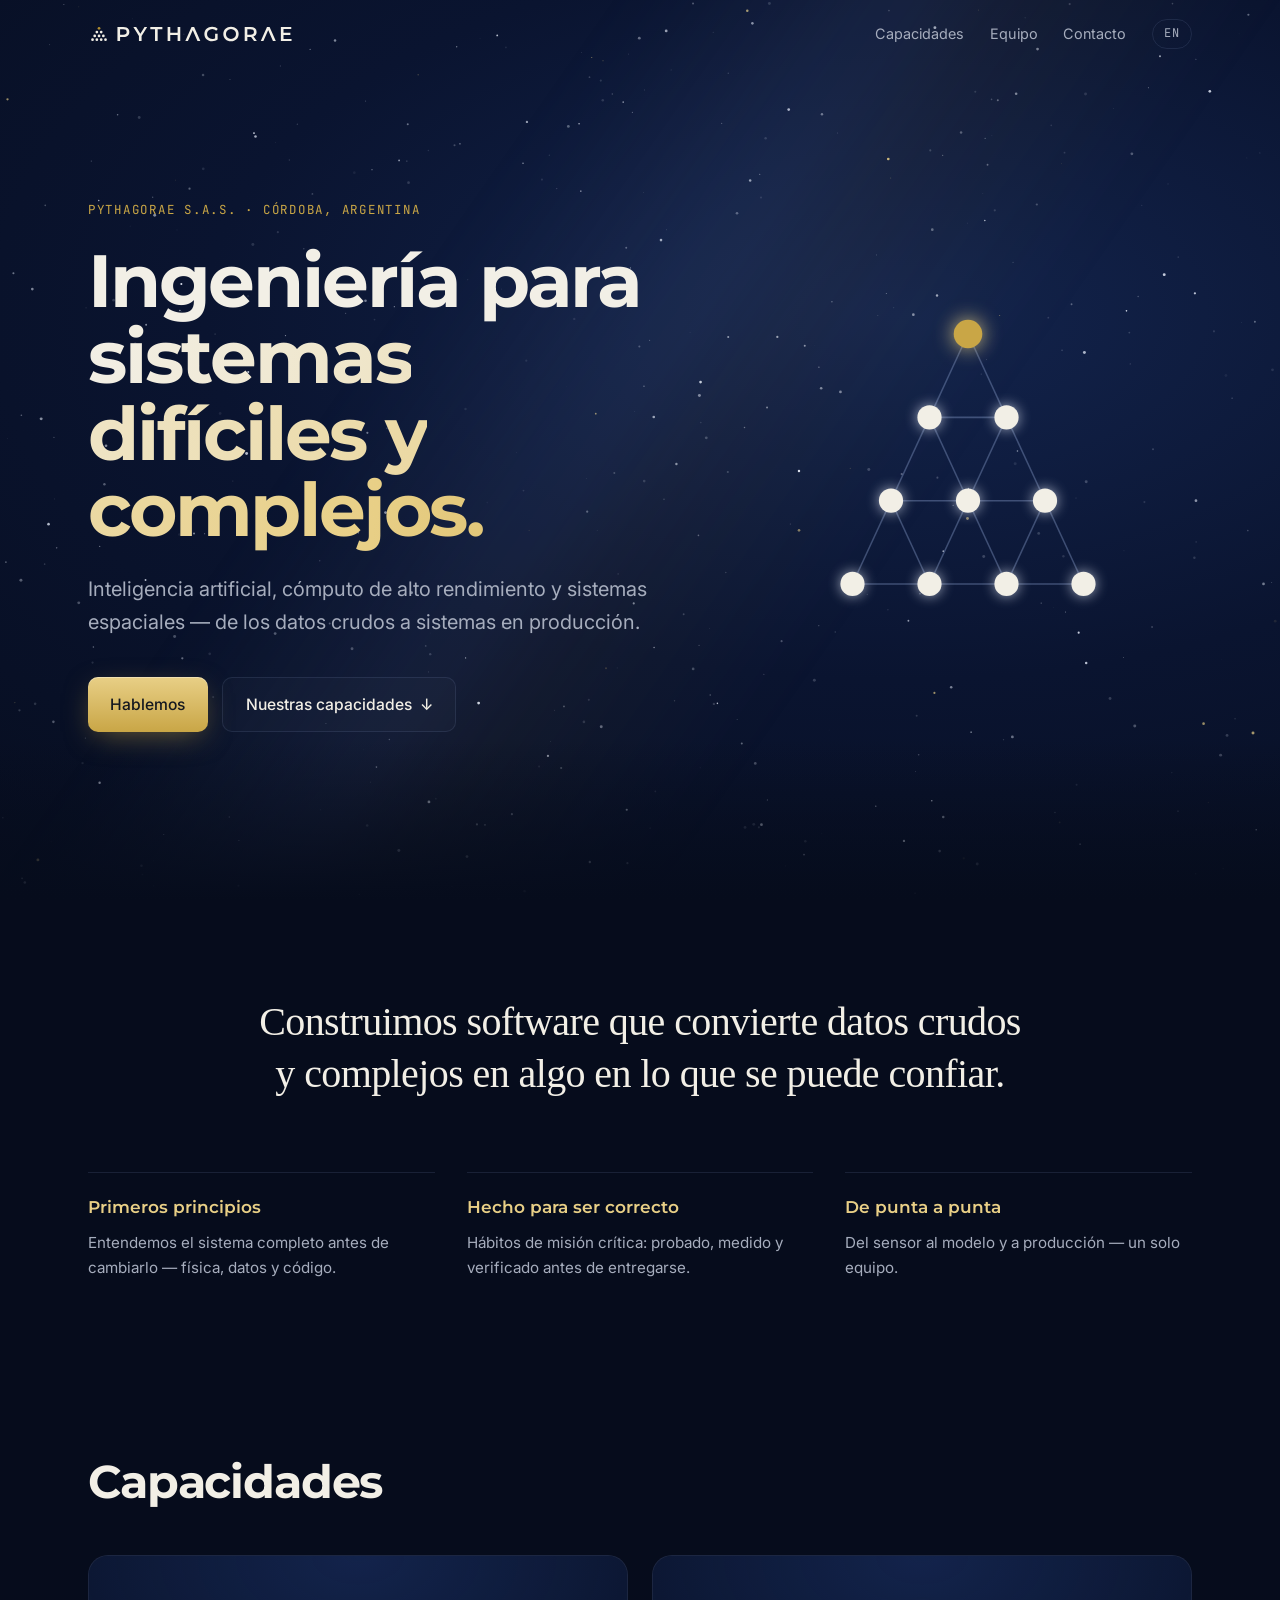
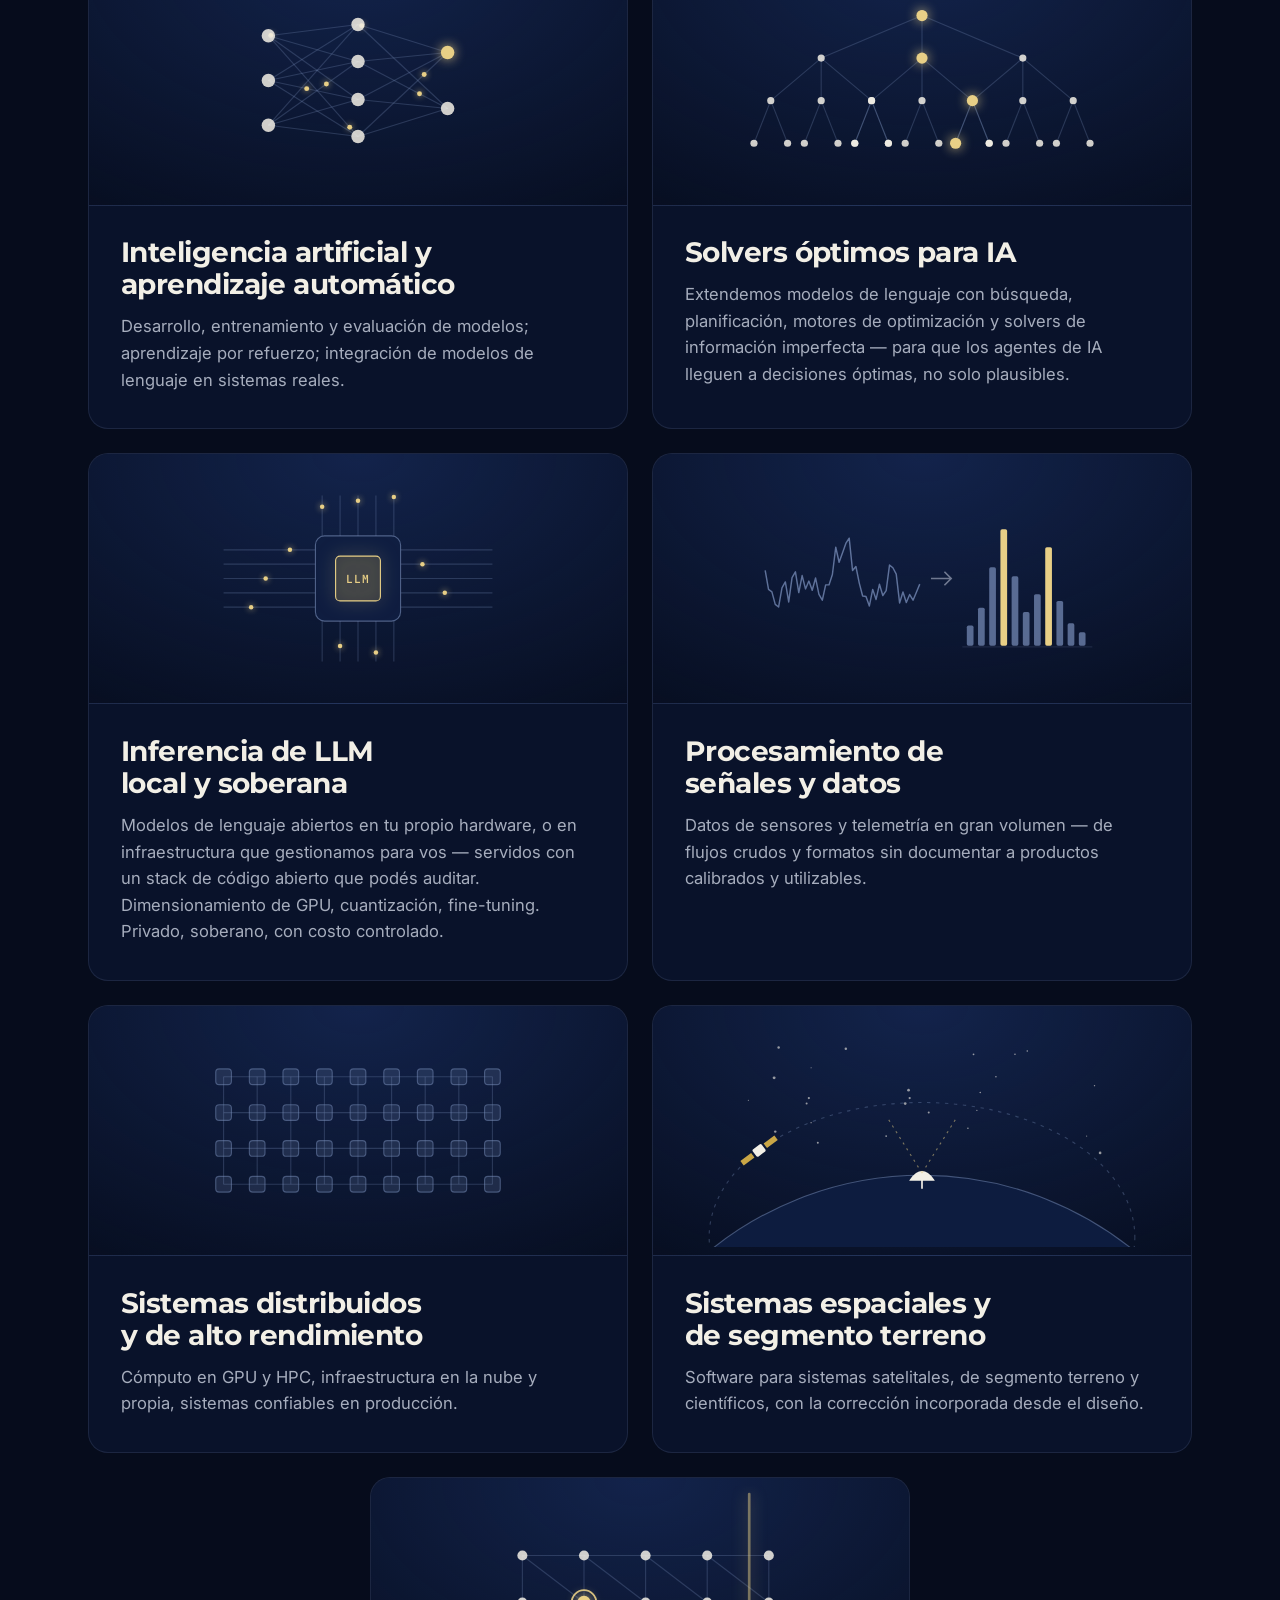
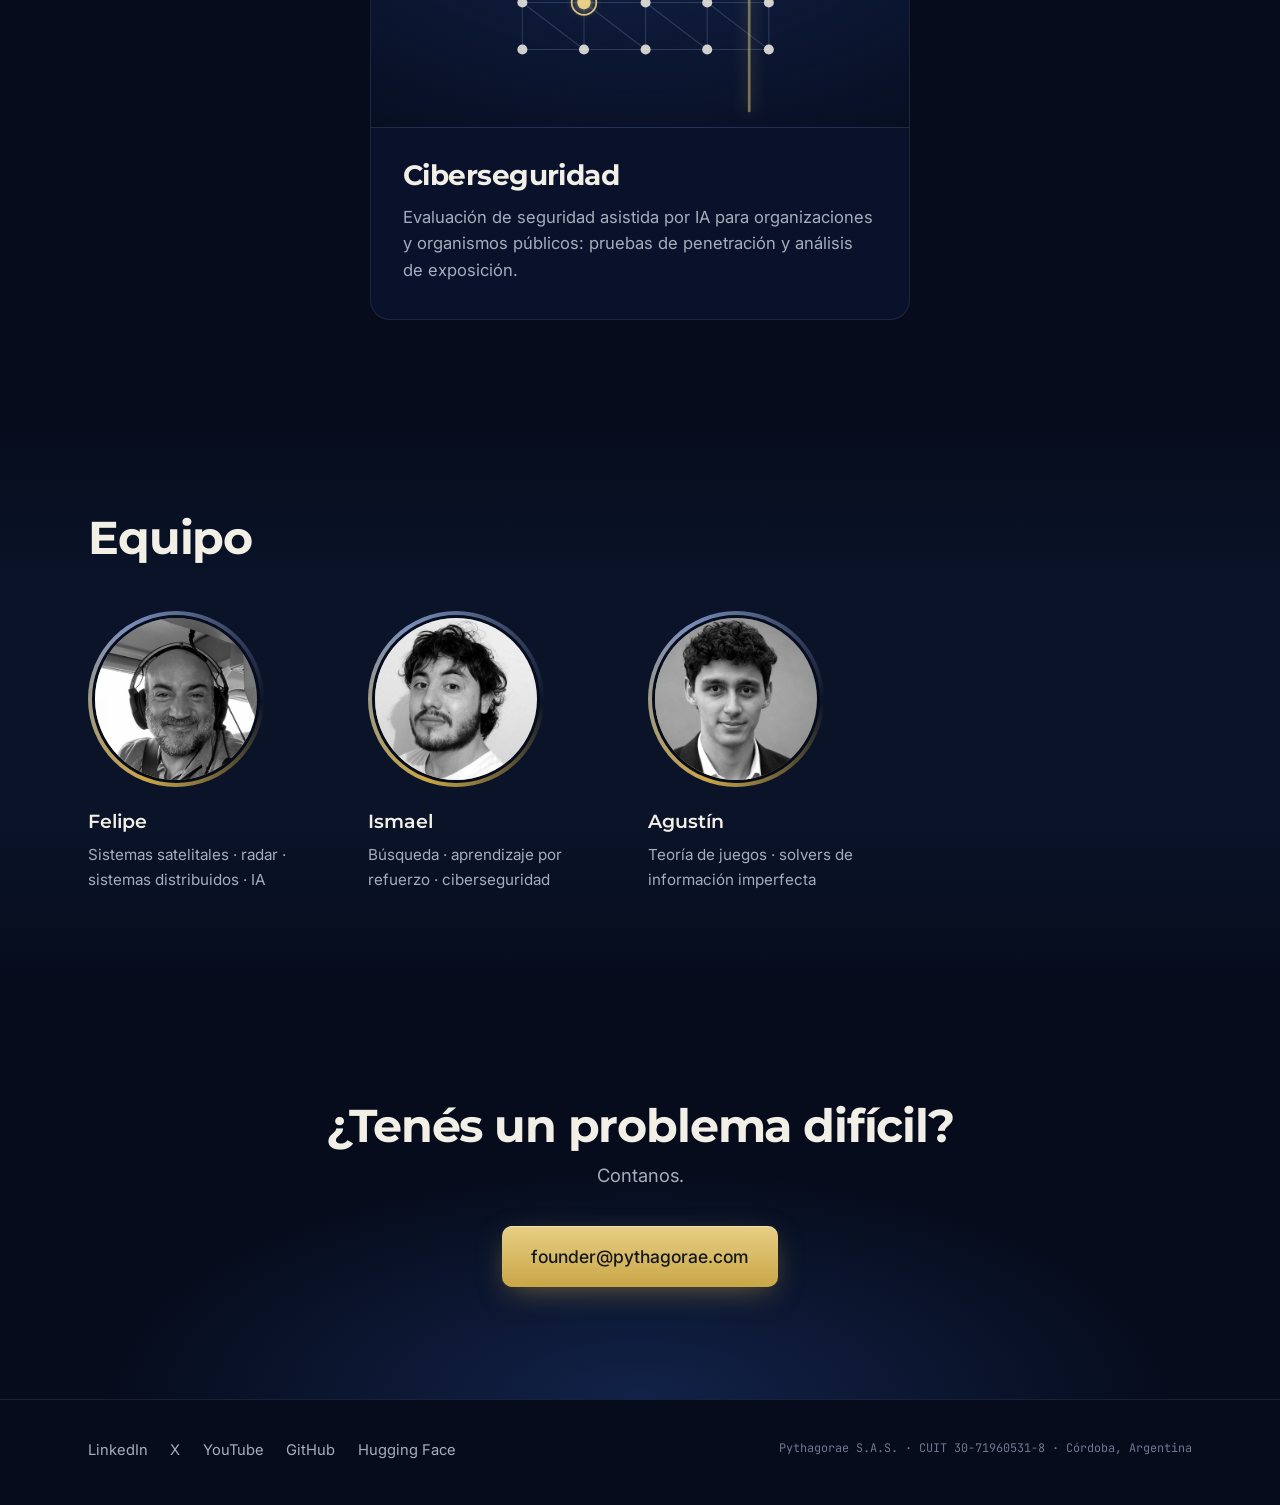
<file: es/index.html>
<!doctype html>
<html lang="es">
<head>
<meta charset="utf-8">
<meta name="viewport" content="width=device-width, initial-scale=1">
<title>Pythagorae — Ingeniería para sistemas complejos</title>
<meta name="description" content="Pythagorae — ingeniería de software, inteligencia artificial, cómputo de alto rendimiento y sistemas espaciales. Córdoba, Argentina.">
<meta name="theme-color" content="#060c1c">
<meta property="og:title" content="Pythagorae">
<meta property="og:description" content="Pythagorae — ingeniería de software, inteligencia artificial, cómputo de alto rendimiento y sistemas espaciales. Córdoba, Argentina.">
<meta property="og:image" content="https://pythagorae.com/assets/og.png">
<meta property="og:url" content="https://pythagorae.com/es/">
<meta name="twitter:card" content="summary_large_image">
<link rel="alternate" hreflang="en" href="https://pythagorae.com/">
<link rel="alternate" hreflang="es" href="https://pythagorae.com/es/">
<link rel="alternate" hreflang="x-default" href="https://pythagorae.com/">
<link rel="icon" type="image/png" href="/assets/favicon.png">
<link rel="preconnect" href="https://fonts.googleapis.com">
<link rel="preconnect" href="https://fonts.gstatic.com" crossorigin>
<link href="https://fonts.googleapis.com/css2?family=Montserrat:wght@500;600;700&family=Inter:wght@400;500&family=JetBrains+Mono:wght@400;500&display=swap" rel="stylesheet">
<link rel="stylesheet" href="/style.css?v=18">
<script defer src="/site.js?v=15"></script>
</head>
<body>

<header class="bar">
  <div class="wrap bar-in">
    <a class="brand" href="/es/" aria-label="Pythagorae"><img src="/assets/lockup-horizontal-cream.svg" alt="Pythagorae" height="22"></a>
    <nav>
      <a href="#capabilities">Capacidades</a>
      <a href="#team">Equipo</a>
      <a href="#contact">Contacto</a>
      <a class="lang" href="/" hreflang="en" lang="en">EN</a>
    </nav>
  </div>
</header>

<section class="hero">
  <canvas id="sky" aria-hidden="true"></canvas>
  <div class="milky" aria-hidden="true"></div>
  <div class="wrap hero-in">
    <div class="hero-copy">
      <p class="eyebrow">Pythagorae S.A.S. &middot; C&oacute;rdoba, Argentina</p>
      <h1>Ingenier&iacute;a para <span class="grad">sistemas dif&iacute;ciles y complejos.</span></h1>
      <p class="lede">Inteligencia artificial, c&oacute;mputo de alto rendimiento y sistemas espaciales &mdash; de los datos crudos a sistemas en producci&oacute;n.</p>
      <div class="ctas">
        <a class="btn primary" href="#contact">Hablemos</a>
        <a class="btn ghost" href="#capabilities">Nuestras capacidades <span aria-hidden="true">&darr;</span></a>
      </div>
    </div>
    <div class="hero-art"><svg class="tetractys" viewBox="0 0 400 360" aria-hidden="true"><g class="edges"><line class="edge" style="--d:0.00s" x1="200.0" y1="60.0" x2="165.0" y2="135.8"/><line class="edge" style="--d:0.07s" x1="200.0" y1="60.0" x2="235.0" y2="135.8"/><line class="edge" style="--d:0.14s" x1="165.0" y1="135.8" x2="235.0" y2="135.8"/><line class="edge" style="--d:0.21s" x1="165.0" y1="135.8" x2="130.0" y2="211.5"/><line class="edge" style="--d:0.28s" x1="165.0" y1="135.8" x2="200.0" y2="211.5"/><line class="edge" style="--d:0.35s" x1="235.0" y1="135.8" x2="200.0" y2="211.5"/><line class="edge" style="--d:0.42s" x1="235.0" y1="135.8" x2="270.0" y2="211.5"/><line class="edge" style="--d:0.49s" x1="130.0" y1="211.5" x2="200.0" y2="211.5"/><line class="edge" style="--d:0.56s" x1="130.0" y1="211.5" x2="95.0" y2="287.2"/><line class="edge" style="--d:0.63s" x1="130.0" y1="211.5" x2="165.0" y2="287.2"/><line class="edge" style="--d:0.70s" x1="200.0" y1="211.5" x2="270.0" y2="211.5"/><line class="edge" style="--d:0.77s" x1="200.0" y1="211.5" x2="165.0" y2="287.2"/><line class="edge" style="--d:0.84s" x1="200.0" y1="211.5" x2="235.0" y2="287.2"/><line class="edge" style="--d:0.91s" x1="270.0" y1="211.5" x2="235.0" y2="287.2"/><line class="edge" style="--d:0.98s" x1="270.0" y1="211.5" x2="305.0" y2="287.2"/><line class="edge" style="--d:1.05s" x1="95.0" y1="287.2" x2="165.0" y2="287.2"/><line class="edge" style="--d:1.12s" x1="165.0" y1="287.2" x2="235.0" y2="287.2"/><line class="edge" style="--d:1.19s" x1="235.0" y1="287.2" x2="305.0" y2="287.2"/></g><g class="nodes"><circle class="node monad" style="--d:0.40s" cx="200.0" cy="60.0" r="13"/><circle class="node" style="--d:0.49s" cx="165.0" cy="135.8" r="11"/><circle class="node" style="--d:0.58s" cx="235.0" cy="135.8" r="11"/><circle class="node" style="--d:0.67s" cx="130.0" cy="211.5" r="11"/><circle class="node" style="--d:0.76s" cx="200.0" cy="211.5" r="11"/><circle class="node" style="--d:0.85s" cx="270.0" cy="211.5" r="11"/><circle class="node" style="--d:0.94s" cx="95.0" cy="287.2" r="11"/><circle class="node" style="--d:1.03s" cx="165.0" cy="287.2" r="11"/><circle class="node" style="--d:1.12s" cx="235.0" cy="287.2" r="11"/><circle class="node" style="--d:1.21s" cx="305.0" cy="287.2" r="11"/></g></svg></div>
  </div>
</section>

<section class="statement">
  <div class="wrap">
    <blockquote class="reveal">Construimos software que convierte datos crudos y complejos en algo en lo que se puede confiar.</blockquote>
    <div class="principles"><div class="principle reveal" style="--i:0"><h3>Primeros principios</h3><p>Entendemos el sistema completo antes de cambiarlo &mdash; f&iacute;sica, datos y c&oacute;digo.</p></div><div class="principle reveal" style="--i:1"><h3>Hecho para ser correcto</h3><p>H&aacute;bitos de misi&oacute;n cr&iacute;tica: probado, medido y verificado antes de entregarse.</p></div><div class="principle reveal" style="--i:2"><h3>De punta a punta</h3><p>Del sensor al modelo y a producci&oacute;n &mdash; un solo equipo.</p></div></div>
  </div>
</section>

<section id="capabilities" class="section">
  <div class="wrap">
    <header class="section-head reveal"><h2>Capacidades</h2></header>
    <div class="grid">
        <article class="card reveal" style="--i:0">
          <div class="card-art"><svg class="art" viewBox="0 -24 320 208" preserveAspectRatio="xMidYMid meet" aria-hidden="true"><line class="a-line" x1="80" y1="40" x2="160" y2="30"/><circle class="a-pulse" r="2.2"><animateMotion dur="2.20s" begin="-0.01s" repeatCount="indefinite" path="M80,40 L160,30"/></circle><line class="a-line" x1="80" y1="40" x2="160" y2="63"/><line class="a-line" x1="80" y1="40" x2="160" y2="97"/><line class="a-line" x1="80" y1="40" x2="160" y2="130"/><circle class="a-pulse" r="2.2"><animateMotion dur="3.25s" begin="-0.70s" repeatCount="indefinite" path="M80,40 L160,130"/></circle><line class="a-line" x1="80" y1="80" x2="160" y2="30"/><line class="a-line" x1="80" y1="80" x2="160" y2="63"/><line class="a-line" x1="80" y1="80" x2="160" y2="97"/><circle class="a-pulse" r="2.2"><animateMotion dur="2.55s" begin="-1.39s" repeatCount="indefinite" path="M80,80 L160,97"/></circle><line class="a-line" x1="80" y1="80" x2="160" y2="130"/><line class="a-line" x1="80" y1="120" x2="160" y2="30"/><line class="a-line" x1="80" y1="120" x2="160" y2="63"/><circle class="a-pulse" r="2.2"><animateMotion dur="3.60s" begin="-0.08s" repeatCount="indefinite" path="M80,120 L160,63"/></circle><line class="a-line" x1="80" y1="120" x2="160" y2="97"/><line class="a-line" x1="80" y1="120" x2="160" y2="130"/><line class="a-line" x1="160" y1="30" x2="240" y2="55"/><circle class="a-pulse" r="2.2"><animateMotion dur="2.90s" begin="-0.77s" repeatCount="indefinite" path="M160,30 L240,55"/></circle><line class="a-line" x1="160" y1="30" x2="240" y2="105"/><line class="a-line" x1="160" y1="63" x2="240" y2="55"/><line class="a-line" x1="160" y1="63" x2="240" y2="105"/><circle class="a-pulse" r="2.2"><animateMotion dur="2.20s" begin="-1.46s" repeatCount="indefinite" path="M160,63 L240,105"/></circle><line class="a-line" x1="160" y1="97" x2="240" y2="55"/><line class="a-line" x1="160" y1="97" x2="240" y2="105"/><line class="a-line" x1="160" y1="130" x2="240" y2="55"/><circle class="a-pulse" r="2.2"><animateMotion dur="3.25s" begin="-0.15s" repeatCount="indefinite" path="M160,130 L240,55"/></circle><line class="a-line" x1="160" y1="130" x2="240" y2="105"/><circle class="a-dot a-breathe" style="--d:0.0s" cx="80" cy="40" r="6"/><circle class="a-dot a-breathe" style="--d:0.3s" cx="80" cy="80" r="6"/><circle class="a-dot a-breathe" style="--d:0.6s" cx="80" cy="120" r="6"/><circle class="a-dot a-breathe" style="--d:0.3s" cx="160" cy="30" r="6"/><circle class="a-dot a-breathe" style="--d:0.6s" cx="160" cy="63" r="6"/><circle class="a-dot a-breathe" style="--d:0.9s" cx="160" cy="97" r="6"/><circle class="a-dot a-breathe" style="--d:1.2s" cx="160" cy="130" r="6"/><circle class="a-hot a-breathe" style="--d:0.6s" cx="240" cy="55" r="6"/><circle class="a-dot a-breathe" style="--d:0.9s" cx="240" cy="105" r="6"/></svg></div>
          <div class="card-body">
            <h3>Inteligencia artificial y aprendizaje autom&aacute;tico</h3>
            <p>Desarrollo, entrenamiento y evaluaci&oacute;n de modelos; aprendizaje por refuerzo; integraci&oacute;n de modelos de lenguaje en sistemas reales.</p>
          </div>
        </article>
        <article class="card reveal" style="--i:1">
          <div class="card-art"><svg class="art" viewBox="0 -24 320 208" preserveAspectRatio="xMidYMid meet" aria-hidden="true"><line class="a-line" x1="160.0" y1="22" x2="70.0" y2="60"/><line class="a-line" x1="160.0" y1="22" x2="160.0" y2="60"/><line class="a-line" x1="160.0" y1="22" x2="250.0" y2="60"/><line class="a-line" x1="70.0" y1="60" x2="25.0" y2="98"/><line class="a-line" x1="70.0" y1="60" x2="70.0" y2="98"/><line class="a-line" x1="70.0" y1="60" x2="115.0" y2="98"/><line class="a-line" x1="160.0" y1="60" x2="115.0" y2="98"/><line class="a-line" x1="160.0" y1="60" x2="160.0" y2="98"/><line class="a-line" x1="160.0" y1="60" x2="205.0" y2="98"/><line class="a-line" x1="250.0" y1="60" x2="205.0" y2="98"/><line class="a-line" x1="250.0" y1="60" x2="250.0" y2="98"/><line class="a-line" x1="250.0" y1="60" x2="295.0" y2="98"/><line class="a-line" x1="25.0" y1="98" x2="10.0" y2="136"/><line class="a-line" x1="25.0" y1="98" x2="40.0" y2="136"/><line class="a-line" x1="70.0" y1="98" x2="55.0" y2="136"/><line class="a-line" x1="70.0" y1="98" x2="85.0" y2="136"/><line class="a-line" x1="115.0" y1="98" x2="100.0" y2="136"/><line class="a-line" x1="115.0" y1="98" x2="130.0" y2="136"/><line class="a-line" x1="115.0" y1="98" x2="100.0" y2="136"/><line class="a-line" x1="115.0" y1="98" x2="130.0" y2="136"/><line class="a-line" x1="160.0" y1="98" x2="145.0" y2="136"/><line class="a-line" x1="160.0" y1="98" x2="175.0" y2="136"/><line class="a-line" x1="205.0" y1="98" x2="190.0" y2="136"/><line class="a-line" x1="205.0" y1="98" x2="220.0" y2="136"/><line class="a-line" x1="205.0" y1="98" x2="190.0" y2="136"/><line class="a-line" x1="205.0" y1="98" x2="220.0" y2="136"/><line class="a-line" x1="250.0" y1="98" x2="235.0" y2="136"/><line class="a-line" x1="250.0" y1="98" x2="265.0" y2="136"/><line class="a-line" x1="295.0" y1="98" x2="280.0" y2="136"/><line class="a-line" x1="295.0" y1="98" x2="310.0" y2="136"/><circle class="a-dot" cx="160.0" cy="22" r="4.5"/><circle class="a-dot" cx="70.0" cy="60" r="3.2"/><circle class="a-dot" cx="160.0" cy="60" r="3.2"/><circle class="a-dot" cx="250.0" cy="60" r="3.2"/><circle class="a-dot" cx="25.0" cy="98" r="3.2"/><circle class="a-dot" cx="70.0" cy="98" r="3.2"/><circle class="a-dot" cx="115.0" cy="98" r="3.2"/><circle class="a-dot" cx="115.0" cy="98" r="3.2"/><circle class="a-dot" cx="160.0" cy="98" r="3.2"/><circle class="a-dot" cx="205.0" cy="98" r="3.2"/><circle class="a-dot" cx="205.0" cy="98" r="3.2"/><circle class="a-dot" cx="250.0" cy="98" r="3.2"/><circle class="a-dot" cx="295.0" cy="98" r="3.2"/><circle class="a-dot" cx="10.0" cy="136" r="3.2"/><circle class="a-dot" cx="40.0" cy="136" r="3.2"/><circle class="a-dot" cx="55.0" cy="136" r="3.2"/><circle class="a-dot" cx="85.0" cy="136" r="3.2"/><circle class="a-dot" cx="100.0" cy="136" r="3.2"/><circle class="a-dot" cx="130.0" cy="136" r="3.2"/><circle class="a-dot" cx="100.0" cy="136" r="3.2"/><circle class="a-dot" cx="130.0" cy="136" r="3.2"/><circle class="a-dot" cx="145.0" cy="136" r="3.2"/><circle class="a-dot" cx="175.0" cy="136" r="3.2"/><circle class="a-dot" cx="190.0" cy="136" r="3.2"/><circle class="a-dot" cx="220.0" cy="136" r="3.2"/><circle class="a-dot" cx="190.0" cy="136" r="3.2"/><circle class="a-dot" cx="220.0" cy="136" r="3.2"/><circle class="a-dot" cx="235.0" cy="136" r="3.2"/><circle class="a-dot" cx="265.0" cy="136" r="3.2"/><circle class="a-dot" cx="280.0" cy="136" r="3.2"/><circle class="a-dot" cx="310.0" cy="136" r="3.2"/><path class="a-best" d="M160.0,22 L160.0,60 L205.0,98 L190.0,136"/><circle class="a-hot a-breathe" style="--d:0.00s" cx="160.0" cy="22" r="5"/><circle class="a-hot a-breathe" style="--d:0.25s" cx="160.0" cy="60" r="5"/><circle class="a-hot a-breathe" style="--d:0.50s" cx="205.0" cy="98" r="5"/><circle class="a-hot a-breathe" style="--d:0.75s" cx="190.0" cy="136" r="5"/></svg></div>
          <div class="card-body">
            <h3>Solvers &oacute;ptimos para IA</h3>
            <p>Extendemos modelos de lenguaje con b&uacute;squeda, planificaci&oacute;n, motores de optimizaci&oacute;n y solvers de informaci&oacute;n imperfecta &mdash; para que los agentes de IA lleguen a decisiones &oacute;ptimas, no solo plausibles.</p>
          </div>
        </article>
        <article class="card reveal" style="--i:0">
          <div class="card-art"><svg class="art" viewBox="0 -24 320 208" preserveAspectRatio="xMidYMid meet" aria-hidden="true"><line class="a-line" x1="128.0" y1="42.0" x2="128.0" y2="6.0"/><circle class="a-pulse" r="2"><animateMotion dur="1.8s" begin="-0.05s" repeatCount="indefinite" path="M128.0,6.0 L128.0,42.0"/></circle><line class="a-line" x1="144.0" y1="42.0" x2="144.0" y2="6.0"/><line class="a-line" x1="160.0" y1="42.0" x2="160.0" y2="6.0"/><circle class="a-pulse" r="2"><animateMotion dur="2.4s" begin="-0.45s" repeatCount="indefinite" path="M160.0,6.0 L160.0,42.0"/></circle><line class="a-line" x1="176.0" y1="42.0" x2="176.0" y2="6.0"/><line class="a-line" x1="192.0" y1="42.0" x2="192.0" y2="6.0"/><circle class="a-pulse" r="2"><animateMotion dur="3.0s" begin="-0.85s" repeatCount="indefinite" path="M192.0,6.0 L192.0,42.0"/></circle><line class="a-line" x1="128.0" y1="118.0" x2="128.0" y2="154.0"/><line class="a-line" x1="144.0" y1="118.0" x2="144.0" y2="154.0"/><circle class="a-pulse" r="2"><animateMotion dur="2.1s" begin="-0.65s" repeatCount="indefinite" path="M144.0,154.0 L144.0,118.0"/></circle><line class="a-line" x1="160.0" y1="118.0" x2="160.0" y2="154.0"/><line class="a-line" x1="176.0" y1="118.0" x2="176.0" y2="154.0"/><circle class="a-pulse" r="2"><animateMotion dur="2.7s" begin="-1.05s" repeatCount="indefinite" path="M176.0,154.0 L176.0,118.0"/></circle><line class="a-line" x1="192.0" y1="118.0" x2="192.0" y2="154.0"/><line class="a-line" x1="122.0" y1="54.4" x2="40.0" y2="54.4"/><circle class="a-pulse" r="2"><animateMotion dur="1.8s" begin="-0.85s" repeatCount="indefinite" path="M40.0,54.4 L122.0,54.4"/></circle><line class="a-line" x1="122.0" y1="67.2" x2="40.0" y2="67.2"/><line class="a-line" x1="122.0" y1="80.0" x2="40.0" y2="80.0"/><circle class="a-pulse" r="2"><animateMotion dur="2.4s" begin="-1.25s" repeatCount="indefinite" path="M40.0,80.0 L122.0,80.0"/></circle><line class="a-line" x1="122.0" y1="92.8" x2="40.0" y2="92.8"/><line class="a-line" x1="122.0" y1="105.6" x2="40.0" y2="105.6"/><circle class="a-pulse" r="2"><animateMotion dur="3.0s" begin="-1.65s" repeatCount="indefinite" path="M40.0,105.6 L122.0,105.6"/></circle><line class="a-line" x1="198.0" y1="54.4" x2="280.0" y2="54.4"/><line class="a-line" x1="198.0" y1="67.2" x2="280.0" y2="67.2"/><circle class="a-pulse" r="2"><animateMotion dur="2.1s" begin="-1.45s" repeatCount="indefinite" path="M280.0,67.2 L198.0,67.2"/></circle><line class="a-line" x1="198.0" y1="80.0" x2="280.0" y2="80.0"/><line class="a-line" x1="198.0" y1="92.8" x2="280.0" y2="92.8"/><circle class="a-pulse" r="2"><animateMotion dur="2.7s" begin="-1.85s" repeatCount="indefinite" path="M280.0,92.8 L198.0,92.8"/></circle><line class="a-line" x1="198.0" y1="105.6" x2="280.0" y2="105.6"/><rect class="a-chip" x="122" y="42" width="76" height="76" rx="8"/><rect class="a-die a-breathe" x="140" y="60" width="40" height="40" rx="4"/><text class="a-label" x="160" y="84" text-anchor="middle">LLM</text></svg></div>
          <div class="card-body">
            <h3>Inferencia de LLM local y soberana</h3>
            <p>Modelos de lenguaje abiertos en tu propio hardware, o en infraestructura que gestionamos para vos &mdash; servidos con un stack de c&oacute;digo abierto que pod&eacute;s auditar. Dimensionamiento de GPU, cuantizaci&oacute;n, fine-tuning. Privado, soberano, con costo controlado.</p>
          </div>
        </article>
        <article class="card reveal" style="--i:1">
          <div class="card-art"><svg class="art" viewBox="0 -24 320 208" preserveAspectRatio="xMidYMid meet" aria-hidden="true"><polyline class="a-raw" points="20,72.7 23,89.7 26,91.9 29,103.1 32,105.4 35,88.4 38,83.1 41,100.9 44,79.2 47,74.0 50,92.6 53,77.4 56,89.3 59,82.3 62,90.5 65,79.6 68,94.2 71,99.4 74,85.7 77,85.7 80,76.4 83,52.1 86,65.5 89,57.3 92,48.7 95,44.0 98,72.9 101,69.3 104,84.1 107,95.6 110,96.1 113,104.5 116,89.7 119,98.7 122,85.2 125,95.2 128,90.8 131,68.0 134,70.4 137,76.1 140,101.8 143,92.0 146,101.4 149,94.3 152,99.4 155,92.3 158,85.0"/><path class="a-arrow" d="M168 80 h18 m-6 -6 l6 6 l-6 6"/><rect class="a-bar a-grow" style="--d:0.00s" x="200" y="122" width="6" height="18" rx="1.5"/><rect class="a-bar a-grow" style="--d:0.12s" x="210" y="106" width="6" height="34" rx="1.5"/><rect class="a-bar a-grow" style="--d:0.24s" x="220" y="70" width="6" height="70" rx="1.5"/><rect class="a-bar-hot a-grow" style="--d:0.36s" x="230" y="36" width="6" height="104" rx="1.5"/><rect class="a-bar a-grow" style="--d:0.48s" x="240" y="78" width="6" height="62" rx="1.5"/><rect class="a-bar a-grow" style="--d:0.60s" x="250" y="110" width="6" height="30" rx="1.5"/><rect class="a-bar a-grow" style="--d:0.72s" x="260" y="94" width="6" height="46" rx="1.5"/><rect class="a-bar-hot a-grow" style="--d:0.84s" x="270" y="52" width="6" height="88" rx="1.5"/><rect class="a-bar a-grow" style="--d:0.96s" x="280" y="100" width="6" height="40" rx="1.5"/><rect class="a-bar a-grow" style="--d:1.08s" x="290" y="120" width="6" height="20" rx="1.5"/><rect class="a-bar a-grow" style="--d:1.20s" x="300" y="128" width="6" height="12" rx="1.5"/><line class="a-axis" x1="196" y1="141" x2="312" y2="141"/></svg></div>
          <div class="card-body">
            <h3>Procesamiento de se&ntilde;ales y datos</h3>
            <p>Datos de sensores y telemetr&iacute;a en gran volumen &mdash; de flujos crudos y formatos sin documentar a productos calibrados y utilizables.</p>
          </div>
        </article>
        <article class="card reveal" style="--i:0">
          <div class="card-art"><svg class="art" viewBox="0 -24 320 208" preserveAspectRatio="xMidYMid meet" aria-hidden="true"><line class="a-line" x1="40" y1="32" x2="70" y2="32"/><line class="a-line" x1="40" y1="32" x2="40" y2="64"/><line class="a-line" x1="70" y1="32" x2="100" y2="32"/><line class="a-line" x1="70" y1="32" x2="70" y2="64"/><line class="a-line" x1="100" y1="32" x2="130" y2="32"/><line class="a-line" x1="100" y1="32" x2="100" y2="64"/><line class="a-line" x1="130" y1="32" x2="160" y2="32"/><line class="a-line" x1="130" y1="32" x2="130" y2="64"/><line class="a-line" x1="160" y1="32" x2="190" y2="32"/><line class="a-line" x1="160" y1="32" x2="160" y2="64"/><line class="a-line" x1="190" y1="32" x2="220" y2="32"/><line class="a-line" x1="190" y1="32" x2="190" y2="64"/><line class="a-line" x1="220" y1="32" x2="250" y2="32"/><line class="a-line" x1="220" y1="32" x2="220" y2="64"/><line class="a-line" x1="250" y1="32" x2="280" y2="32"/><line class="a-line" x1="250" y1="32" x2="250" y2="64"/><line class="a-line" x1="280" y1="32" x2="280" y2="64"/><line class="a-line" x1="40" y1="64" x2="70" y2="64"/><line class="a-line" x1="40" y1="64" x2="40" y2="96"/><line class="a-line" x1="70" y1="64" x2="100" y2="64"/><line class="a-line" x1="70" y1="64" x2="70" y2="96"/><line class="a-line" x1="100" y1="64" x2="130" y2="64"/><line class="a-line" x1="100" y1="64" x2="100" y2="96"/><line class="a-line" x1="130" y1="64" x2="160" y2="64"/><line class="a-line" x1="130" y1="64" x2="130" y2="96"/><line class="a-line" x1="160" y1="64" x2="190" y2="64"/><line class="a-line" x1="160" y1="64" x2="160" y2="96"/><line class="a-line" x1="190" y1="64" x2="220" y2="64"/><line class="a-line" x1="190" y1="64" x2="190" y2="96"/><line class="a-line" x1="220" y1="64" x2="250" y2="64"/><line class="a-line" x1="220" y1="64" x2="220" y2="96"/><line class="a-line" x1="250" y1="64" x2="280" y2="64"/><line class="a-line" x1="250" y1="64" x2="250" y2="96"/><line class="a-line" x1="280" y1="64" x2="280" y2="96"/><line class="a-line" x1="40" y1="96" x2="70" y2="96"/><line class="a-line" x1="40" y1="96" x2="40" y2="128"/><line class="a-line" x1="70" y1="96" x2="100" y2="96"/><line class="a-line" x1="70" y1="96" x2="70" y2="128"/><line class="a-line" x1="100" y1="96" x2="130" y2="96"/><line class="a-line" x1="100" y1="96" x2="100" y2="128"/><line class="a-line" x1="130" y1="96" x2="160" y2="96"/><line class="a-line" x1="130" y1="96" x2="130" y2="128"/><line class="a-line" x1="160" y1="96" x2="190" y2="96"/><line class="a-line" x1="160" y1="96" x2="160" y2="128"/><line class="a-line" x1="190" y1="96" x2="220" y2="96"/><line class="a-line" x1="190" y1="96" x2="190" y2="128"/><line class="a-line" x1="220" y1="96" x2="250" y2="96"/><line class="a-line" x1="220" y1="96" x2="220" y2="128"/><line class="a-line" x1="250" y1="96" x2="280" y2="96"/><line class="a-line" x1="250" y1="96" x2="250" y2="128"/><line class="a-line" x1="280" y1="96" x2="280" y2="128"/><line class="a-line" x1="40" y1="128" x2="70" y2="128"/><line class="a-line" x1="70" y1="128" x2="100" y2="128"/><line class="a-line" x1="100" y1="128" x2="130" y2="128"/><line class="a-line" x1="130" y1="128" x2="160" y2="128"/><line class="a-line" x1="160" y1="128" x2="190" y2="128"/><line class="a-line" x1="190" y1="128" x2="220" y2="128"/><line class="a-line" x1="220" y1="128" x2="250" y2="128"/><line class="a-line" x1="250" y1="128" x2="280" y2="128"/><rect class="a-node a-wave" style="--d:0.00s" x="33" y="25" width="14" height="14" rx="3"/><rect class="a-node a-wave" style="--d:0.18s" x="63" y="25" width="14" height="14" rx="3"/><rect class="a-node a-wave" style="--d:0.36s" x="93" y="25" width="14" height="14" rx="3"/><rect class="a-node a-wave" style="--d:0.54s" x="123" y="25" width="14" height="14" rx="3"/><rect class="a-node a-wave" style="--d:0.72s" x="153" y="25" width="14" height="14" rx="3"/><rect class="a-node a-wave" style="--d:0.90s" x="183" y="25" width="14" height="14" rx="3"/><rect class="a-node a-wave" style="--d:1.08s" x="213" y="25" width="14" height="14" rx="3"/><rect class="a-node a-wave" style="--d:1.26s" x="243" y="25" width="14" height="14" rx="3"/><rect class="a-node a-wave" style="--d:1.44s" x="273" y="25" width="14" height="14" rx="3"/><rect class="a-node a-wave" style="--d:0.18s" x="33" y="57" width="14" height="14" rx="3"/><rect class="a-node a-wave" style="--d:0.36s" x="63" y="57" width="14" height="14" rx="3"/><rect class="a-node a-wave" style="--d:0.54s" x="93" y="57" width="14" height="14" rx="3"/><rect class="a-node a-wave" style="--d:0.72s" x="123" y="57" width="14" height="14" rx="3"/><rect class="a-node a-wave" style="--d:0.90s" x="153" y="57" width="14" height="14" rx="3"/><rect class="a-node a-wave" style="--d:1.08s" x="183" y="57" width="14" height="14" rx="3"/><rect class="a-node a-wave" style="--d:1.26s" x="213" y="57" width="14" height="14" rx="3"/><rect class="a-node a-wave" style="--d:1.44s" x="243" y="57" width="14" height="14" rx="3"/><rect class="a-node a-wave" style="--d:1.62s" x="273" y="57" width="14" height="14" rx="3"/><rect class="a-node a-wave" style="--d:0.36s" x="33" y="89" width="14" height="14" rx="3"/><rect class="a-node a-wave" style="--d:0.54s" x="63" y="89" width="14" height="14" rx="3"/><rect class="a-node a-wave" style="--d:0.72s" x="93" y="89" width="14" height="14" rx="3"/><rect class="a-node a-wave" style="--d:0.90s" x="123" y="89" width="14" height="14" rx="3"/><rect class="a-node a-wave" style="--d:1.08s" x="153" y="89" width="14" height="14" rx="3"/><rect class="a-node a-wave" style="--d:1.26s" x="183" y="89" width="14" height="14" rx="3"/><rect class="a-node a-wave" style="--d:1.44s" x="213" y="89" width="14" height="14" rx="3"/><rect class="a-node a-wave" style="--d:1.62s" x="243" y="89" width="14" height="14" rx="3"/><rect class="a-node a-wave" style="--d:1.80s" x="273" y="89" width="14" height="14" rx="3"/><rect class="a-node a-wave" style="--d:0.54s" x="33" y="121" width="14" height="14" rx="3"/><rect class="a-node a-wave" style="--d:0.72s" x="63" y="121" width="14" height="14" rx="3"/><rect class="a-node a-wave" style="--d:0.90s" x="93" y="121" width="14" height="14" rx="3"/><rect class="a-node a-wave" style="--d:1.08s" x="123" y="121" width="14" height="14" rx="3"/><rect class="a-node a-wave" style="--d:1.26s" x="153" y="121" width="14" height="14" rx="3"/><rect class="a-node a-wave" style="--d:1.44s" x="183" y="121" width="14" height="14" rx="3"/><rect class="a-node a-wave" style="--d:1.62s" x="213" y="121" width="14" height="14" rx="3"/><rect class="a-node a-wave" style="--d:1.80s" x="243" y="121" width="14" height="14" rx="3"/><rect class="a-node a-wave" style="--d:1.98s" x="273" y="121" width="14" height="14" rx="3"/></svg></div>
          <div class="card-body">
            <h3>Sistemas distribuidos y de alto rendimiento</h3>
            <p>C&oacute;mputo en GPU y HPC, infraestructura en la nube y propia, sistemas confiables en producci&oacute;n.</p>
          </div>
        </article>
        <article class="card reveal" style="--i:1">
          <div class="card-art"><svg class="art" viewBox="0 -24 320 208" preserveAspectRatio="xMidYMid meet" aria-hidden="true"><circle class="a-planet" cx="160" cy="420" r="300"/><ellipse class="a-orbit" cx="160" cy="175" rx="190" ry="120"/><circle class="a-star" cx="145" cy="56" r="1.2"/><circle class="a-star" cx="149" cy="51" r="1.0"/><circle class="a-star" cx="59" cy="51" r="1.0"/><circle class="a-star" cx="254" cy="9" r="0.7"/><circle class="a-star" cx="29" cy="81" r="1.1"/><circle class="a-star" cx="13" cy="98" r="1.3"/><circle class="a-star" cx="209" cy="62" r="0.6"/><circle class="a-star" cx="5" cy="53" r="0.5"/><circle class="a-star" cx="61" cy="24" r="0.5"/><circle class="a-star" cx="148" cy="44" r="1.2"/><circle class="a-star" cx="166" cy="64" r="0.9"/><circle class="a-star" cx="212" cy="46" r="0.7"/><circle class="a-star" cx="319" cy="100" r="1.2"/><circle class="a-star" cx="226" cy="32" r="0.7"/><circle class="a-star" cx="92" cy="7" r="1.1"/><circle class="a-star" cx="128" cy="85" r="0.8"/><circle class="a-star" cx="307" cy="85" r="0.5"/><circle class="a-star" cx="67" cy="91" r="0.9"/><circle class="a-star" cx="314" cy="40" r="0.6"/><circle class="a-star" cx="201" cy="78" r="0.7"/><circle class="a-star" cx="28" cy="33" r="1.3"/><circle class="a-star" cx="243" cy="12" r="0.7"/><circle class="a-star" cx="32" cy="6" r="1.1"/><circle class="a-star" cx="57" cy="56" r="0.9"/><circle class="a-star" cx="61" cy="73" r="0.6"/><circle class="a-star" cx="206" cy="12" r="0.8"/><path class="a-dish" d="M150 124 q10 -14 20 0 z M160 124 v8"/><path class="a-beam" d="M160 118 L130 70 M160 118 L190 70"/><g class="a-sat"><rect x="-5" y="-4" width="10" height="8" rx="1.5"/><rect class="a-panel" x="-19" y="-2.5" width="12" height="5"/><rect class="a-panel" x="7" y="-2.5" width="12" height="5"/><animateMotion dur="12s" repeatCount="indefinite" rotate="auto" path="M-30,175 A190,120 0 0 1 350,175"/></g></svg></div>
          <div class="card-body">
            <h3>Sistemas espaciales y de segmento terreno</h3>
            <p>Software para sistemas satelitales, de segmento terreno y cient&iacute;ficos, con la correcci&oacute;n incorporada desde el dise&ntilde;o.</p>
          </div>
        </article>
        <article class="card reveal" style="--i:0">
          <div class="card-art"><svg class="art" viewBox="0 -24 320 208" preserveAspectRatio="xMidYMid meet" aria-hidden="true"><line class="a-line" x1="55" y1="38" x2="110" y2="38"/><line class="a-line" x1="55" y1="38" x2="55" y2="80"/><line class="a-line" x1="55" y1="38" x2="110" y2="80"/><line class="a-line" x1="110" y1="38" x2="165" y2="38"/><line class="a-line" x1="110" y1="38" x2="110" y2="80"/><line class="a-line" x1="110" y1="38" x2="165" y2="80"/><line class="a-line" x1="165" y1="38" x2="220" y2="38"/><line class="a-line" x1="165" y1="38" x2="165" y2="80"/><line class="a-line" x1="165" y1="38" x2="220" y2="80"/><line class="a-line" x1="220" y1="38" x2="275" y2="38"/><line class="a-line" x1="220" y1="38" x2="220" y2="80"/><line class="a-line" x1="220" y1="38" x2="275" y2="80"/><line class="a-line" x1="275" y1="38" x2="275" y2="80"/><line class="a-line" x1="55" y1="80" x2="110" y2="80"/><line class="a-line" x1="55" y1="80" x2="55" y2="122"/><line class="a-line" x1="55" y1="80" x2="110" y2="122"/><line class="a-line" x1="110" y1="80" x2="165" y2="80"/><line class="a-line" x1="110" y1="80" x2="110" y2="122"/><line class="a-line" x1="110" y1="80" x2="165" y2="122"/><line class="a-line" x1="165" y1="80" x2="220" y2="80"/><line class="a-line" x1="165" y1="80" x2="165" y2="122"/><line class="a-line" x1="165" y1="80" x2="220" y2="122"/><line class="a-line" x1="220" y1="80" x2="275" y2="80"/><line class="a-line" x1="220" y1="80" x2="220" y2="122"/><line class="a-line" x1="220" y1="80" x2="275" y2="122"/><line class="a-line" x1="275" y1="80" x2="275" y2="122"/><line class="a-line" x1="55" y1="122" x2="110" y2="122"/><line class="a-line" x1="110" y1="122" x2="165" y2="122"/><line class="a-line" x1="165" y1="122" x2="220" y2="122"/><line class="a-line" x1="220" y1="122" x2="275" y2="122"/><circle class="a-dot a-breathe" style="--d:0.0s" cx="55" cy="38" r="4.5"/><circle class="a-dot a-breathe" style="--d:0.3s" cx="110" cy="38" r="4.5"/><circle class="a-dot a-breathe" style="--d:0.6s" cx="165" cy="38" r="4.5"/><circle class="a-dot a-breathe" style="--d:0.9s" cx="220" cy="38" r="4.5"/><circle class="a-dot a-breathe" style="--d:1.2s" cx="275" cy="38" r="4.5"/><circle class="a-dot a-breathe" style="--d:0.0s" cx="55" cy="80" r="4.5"/><circle class="a-dot a-breathe" style="--d:0.6s" cx="165" cy="80" r="4.5"/><circle class="a-dot a-breathe" style="--d:0.9s" cx="220" cy="80" r="4.5"/><circle class="a-dot a-breathe" style="--d:1.2s" cx="275" cy="80" r="4.5"/><circle class="a-dot a-breathe" style="--d:0.0s" cx="55" cy="122" r="4.5"/><circle class="a-dot a-breathe" style="--d:0.3s" cx="110" cy="122" r="4.5"/><circle class="a-dot a-breathe" style="--d:0.6s" cx="165" cy="122" r="4.5"/><circle class="a-dot a-breathe" style="--d:0.9s" cx="220" cy="122" r="4.5"/><circle class="a-dot a-breathe" style="--d:1.2s" cx="275" cy="122" r="4.5"/><circle class="a-find" cx="110" cy="80" r="11"/><circle class="a-hot a-breathe" cx="110" cy="80" r="6"/><g class="a-sweep"><rect x="-1.2" y="-18" width="2.4" height="196" rx="1.2"/><animateTransform attributeName="transform" type="translate" dur="4s" values="30,0; 290,0; 30,0" keyTimes="0;0.5;1" repeatCount="indefinite"/></g></svg></div>
          <div class="card-body">
            <h3>Ciberseguridad</h3>
            <p>Evaluaci&oacute;n de seguridad asistida por IA para organizaciones y organismos p&uacute;blicos: pruebas de penetraci&oacute;n y an&aacute;lisis de exposici&oacute;n.</p>
          </div>
        </article>
    </div>
    </div>
  </div>
</section>

<section id="team" class="section alt">
  <div class="wrap">
    <header class="section-head reveal"><h2>Equipo</h2></header>
    <div class="team">
        <figure class="person reveal" style="--i:0">
          <div class="photo"><img src="/assets/team/felipe.jpg" alt="Felipe" width="400" height="400" loading="lazy"></div>
          <figcaption><strong>Felipe</strong><span>Sistemas satelitales &middot; radar &middot; sistemas distribuidos &middot; IA</span></figcaption>
        </figure>
        <figure class="person reveal" style="--i:1">
          <div class="photo"><img src="/assets/team/ismael.jpg" alt="Ismael" width="400" height="400" loading="lazy"></div>
          <figcaption><strong>Ismael</strong><span>B&uacute;squeda &middot; aprendizaje por refuerzo &middot; ciberseguridad</span></figcaption>
        </figure>
        <figure class="person reveal" style="--i:2">
          <div class="photo"><img src="/assets/team/agustin.jpg" alt="Agust&iacute;n" width="400" height="400" loading="lazy"></div>
          <figcaption><strong>Agust&iacute;n</strong><span>Teor&iacute;a de juegos &middot; solvers de informaci&oacute;n imperfecta</span></figcaption>
        </figure>
    </div>
  </div>
</section>

<section id="contact" class="contact">
  <div class="wrap reveal">
    <h2>&iquest;Ten&eacute;s un problema dif&iacute;cil?</h2>
    <p>Contanos.</p>
    <a class="btn primary big" href="mailto:founder@pythagorae.com">founder@pythagorae.com</a>
  </div>
</section>

<footer class="foot">
  <div class="wrap foot-in">
    <ul class="social">
      <li><a href="https://www.linkedin.com/company/pythagorae" target="_blank" rel="noopener">LinkedIn</a></li>
      <li><a href="https://x.com/pythagorae_ai" target="_blank" rel="noopener">X</a></li>
      <li><a href="https://www.youtube.com/@pythagorae" target="_blank" rel="noopener">YouTube</a></li>
      <li><a href="https://github.com/pythagorae" target="_blank" rel="noopener">GitHub</a></li>
      <li><a href="https://huggingface.co/pythagorae" target="_blank" rel="noopener">Hugging Face</a></li>
    </ul>
    <p class="legal">Pythagorae S.A.S. &middot; CUIT 30-71960531-8 &middot; C&oacute;rdoba, Argentina</p>
  </div>
</footer>

</body>
</html>
</file>
<file: style.css>
/* Pythagorae — brand: ink #14181F, cream #F2EFE6, bronze #B08D2F, space #101F42 -> #04091A */
:root {
  --bg: #060c1c;
  --bg-2: #0a1328;
  --card: rgba(16, 31, 66, .38);
  --fg: #f2efe6;
  --muted: #a6adbd;
  --faint: #6f7890;
  --rule: rgba(122, 143, 187, .16);
  --bronze: #c9a646;
  --bronze-2: #e8cf86;
  --blue: #7a8fbb;
  --sans: "Inter", ui-sans-serif, -apple-system, BlinkMacSystemFont, "Segoe UI", Roboto, sans-serif;
  --display: "Montserrat", var(--sans);
  --mono: "JetBrains Mono", ui-monospace, SFMono-Regular, Menlo, Consolas, monospace;
  --serif: ui-serif, Georgia, "Iowan Old Style", Palatino, serif;
}

* { box-sizing: border-box; }
html { scroll-behavior: smooth; -webkit-text-size-adjust: 100%; scroll-padding-top: 72px; }
body {
  margin: 0;
  background: var(--bg);
  color: var(--fg);
  font: 400 17px/1.65 var(--sans);
  -webkit-font-smoothing: antialiased;
  overflow-x: hidden;
}
img { max-width: 100%; }
a { color: inherit; }
.wrap { max-width: 72rem; margin: 0 auto; padding: 0 1.5rem; }

/* ---------- top bar ---------- */

.bar {
  position: fixed; inset: 0 0 auto 0; z-index: 50;
  transition: background .3s ease, border-color .3s ease, backdrop-filter .3s ease;
  border-bottom: 1px solid transparent;
}
.bar.scrolled {
  background: rgba(6, 12, 28, .72);
  backdrop-filter: blur(14px) saturate(140%);
  -webkit-backdrop-filter: blur(14px) saturate(140%);
  border-color: var(--rule);
}
.bar-in { display: flex; align-items: center; justify-content: space-between; height: 68px; }
.brand img { display: block; height: 22px; width: auto; }
.bar nav { display: flex; align-items: center; gap: 1.6rem; font-size: .9rem; }
.bar nav a { color: var(--muted); text-decoration: none; transition: color .15s ease; }
.bar nav a:hover { color: var(--fg); }
.bar nav .lang {
  font-family: var(--mono); font-size: .75rem; letter-spacing: .08em;
  border: 1px solid var(--rule); border-radius: 999px; padding: .25rem .7rem;
}
.bar nav .lang:hover { border-color: var(--bronze); color: var(--bronze-2); }

/* ---------- hero ---------- */

.hero {
  position: relative; min-height: min(100vh, 900px); min-height: min(100svh, 900px);
  display: flex; align-items: center;
  background: radial-gradient(120% 90% at 70% 35%, #13244d 0%, #0a1430 45%, var(--bg) 100%);
  overflow: hidden; isolation: isolate;
}
#sky { position: absolute; inset: 0; width: 100%; height: 100%; z-index: -1; }
.milky {
  position: absolute; inset: -20%; z-index: -1; pointer-events: none;
  background: linear-gradient(125deg, transparent 38%, rgba(122, 143, 187, .10) 48%, rgba(201, 166, 70, .05) 52%, transparent 62%);
  filter: blur(30px);
}
.hero::after {
  content: ""; position: absolute; inset: auto 0 0 0; height: 160px; z-index: -1;
  background: linear-gradient(to bottom, transparent, var(--bg));
}
.hero-in {
  display: grid; grid-template-columns: 1.15fr .85fr; gap: 3rem; align-items: center;
  padding-top: 7rem; padding-bottom: 5rem; width: 100%;
}
.eyebrow {
  font-family: var(--mono); font-size: .78rem; letter-spacing: .14em; text-transform: uppercase;
  color: var(--bronze); margin: 0 0 1.4rem;
}
h1 {
  font-family: var(--display); font-weight: 700;
  font-size: clamp(2.5rem, 6.2vw, 4.6rem); line-height: 1.04; letter-spacing: -0.03em;
  margin: 0 0 1.5rem;
}
.grad {
  background: linear-gradient(100deg, var(--fg) 0%, var(--bronze-2) 45%, var(--bronze) 70%, var(--blue) 100%);
  background-size: 200% 100%;
  -webkit-background-clip: text; background-clip: text; color: transparent;
  animation: shimmer 9s ease-in-out infinite alternate;
}
@keyframes shimmer { from { background-position: 0% 0; } to { background-position: 100% 0; } }
.lede { font-size: clamp(1.05rem, 1.6vw, 1.25rem); color: var(--muted); max-width: 36rem; margin: 0 0 2.4rem; }

.ctas { display: flex; gap: .9rem; flex-wrap: wrap; }
.btn {
  display: inline-flex; align-items: center; gap: .5rem;
  font-weight: 500; font-size: .98rem; text-decoration: none;
  padding: .85rem 1.4rem; border-radius: 10px;
  transition: transform .15s ease, box-shadow .2s ease, background .2s ease, border-color .2s ease;
}
.btn.primary {
  background: linear-gradient(180deg, var(--bronze-2), var(--bronze));
  color: #14181f;
  box-shadow: 0 8px 30px -8px rgba(201, 166, 70, .55), inset 0 1px 0 rgba(255, 255, 255, .35);
}
.btn.primary:hover { transform: translateY(-2px); box-shadow: 0 14px 40px -8px rgba(201, 166, 70, .7), inset 0 1px 0 rgba(255, 255, 255, .35); }
.btn.ghost { border: 1px solid var(--rule); color: var(--fg); background: rgba(255, 255, 255, .02); }
.btn.ghost:hover { border-color: var(--blue); background: rgba(122, 143, 187, .08); }
.btn.big { font-size: 1.1rem; padding: 1rem 1.8rem; }

/* tetractys constellation */
.hero-art { display: flex; justify-content: center; }
.tetractys { width: 100%; max-width: 440px; overflow: visible; animation: float 8s ease-in-out infinite; }
@keyframes float { 50% { transform: translateY(-10px); } }
.edge {
  stroke: var(--blue); stroke-opacity: .45; stroke-width: 1.4;
  stroke-dasharray: 80;
  animation: draw 1.1s ease backwards; animation-delay: calc(var(--d) + .9s);
}
@keyframes draw { from { stroke-dashoffset: 80; } to { stroke-dashoffset: 0; } }
.node {
  fill: var(--fg); transform-box: fill-box; transform-origin: center;
  animation: pop .6s cubic-bezier(.2, 1.4, .4, 1) backwards, twinkle 4s ease-in-out infinite;
  animation-delay: var(--d), calc(var(--d) + 1s);
}
.node { filter: drop-shadow(0 0 6px rgba(226, 232, 245, .7)); }
.node.monad { fill: var(--bronze); filter: drop-shadow(0 0 9px rgba(232, 207, 134, .9)); }
@keyframes pop { from { opacity: 0; transform: scale(.2); } to { opacity: 1; transform: scale(1); } }
@keyframes twinkle { 0%, 100% { opacity: 1; } 50% { opacity: .65; } }

/* ---------- statement ---------- */

.statement { padding: 6rem 0 5rem; text-align: center; }
blockquote {
  font-family: var(--serif); font-size: clamp(1.6rem, 3.6vw, 2.5rem); line-height: 1.3;
  letter-spacing: -0.015em; max-width: 50rem; margin: 0 auto 4.5rem; text-wrap: balance;
}
.principles { display: grid; grid-template-columns: repeat(3, 1fr); gap: 2rem; text-align: left; }
.principle { border-top: 1px solid var(--rule); padding-top: 1.3rem; }
.principle h3 { font-family: var(--display); font-weight: 600; font-size: 1.05rem; margin: 0 0 .5rem; color: var(--bronze-2); }
.principle p { margin: 0; color: var(--muted); font-size: .95rem; }

/* ---------- sections ---------- */

.section { padding: 6rem 0; }
.section.alt { background: linear-gradient(180deg, var(--bg), var(--bg-2) 30%, var(--bg-2) 70%, var(--bg)); }
.section-head { margin-bottom: 3rem; }
.section-head h2, .contact h2 {
  font-family: var(--display); font-weight: 700; font-size: clamp(2rem, 4vw, 2.9rem);
  letter-spacing: -0.025em; line-height: 1.1; margin: 0 0 .6rem;
}
.section-head p { color: var(--muted); margin: 0; font-size: 1.1rem; }

/* capabilities grid */
.grid { display: grid; grid-template-columns: 1fr 1fr; gap: 1.5rem; }
.card {
  position: relative; border-radius: 20px; overflow: hidden;
  border: 1px solid var(--rule); background: var(--card);
  transition: transform .3s ease, border-color .3s ease, box-shadow .3s ease;
  --mx: 50%; --my: 50%;
}
.card::after {
  content: ""; position: absolute; inset: 0; pointer-events: none; opacity: 0; transition: opacity .3s ease;
  background: radial-gradient(520px circle at var(--mx) var(--my), rgba(201, 166, 70, .12), transparent 45%);
}
.card:hover { transform: translateY(-4px); border-color: rgba(201, 166, 70, .45); box-shadow: 0 24px 60px -30px rgba(0, 0, 0, .8); }
.card:hover::after { opacity: 1; }
.card-art {
  height: 250px; border-bottom: 1px solid var(--rule);
  background: radial-gradient(90% 120% at 50% 0%, rgba(19, 36, 77, .95), rgba(6, 12, 28, .6));
}
.card-body { padding: 1.9rem 2rem 2.2rem; }
.card h3 {
  font-family: var(--display); font-weight: 700; font-size: clamp(1.35rem, 2.2vw, 1.75rem);
  line-height: 1.15; letter-spacing: -0.02em; margin: 0 0 .8rem; text-wrap: balance;
}
.card p { margin: 0; color: var(--muted); font-size: clamp(1.02rem, 1.3vw, 1.12rem); line-height: 1.6; }
.art { display: block; width: 100%; height: 100%; padding: .5rem; box-sizing: border-box; }

/* la 7a tarjeta: centrada abajo, del mismo ancho que una columna */
.grid > .card:last-child:nth-child(odd) {
  grid-column: 1 / -1; justify-self: center; width: calc(50% - 0.75rem);
}

.a-find { fill: none; stroke: var(--bronze-2); stroke-width: 1.6; opacity: .9;
  transform-box: fill-box; transform-origin: center; animation: ping 2.6s ease-out infinite; }
@keyframes ping { 0% { transform: scale(.5); opacity: .95; } 70%, 100% { transform: scale(1.5); opacity: 0; } }
.a-sweep rect { fill: var(--bronze-2); opacity: .5; filter: drop-shadow(0 0 7px rgba(232, 207, 134, .85)); }

/* capability art */
.a-line { stroke: var(--blue); stroke-opacity: .28; stroke-width: 1; }
.a-dot { fill: var(--fg); fill-opacity: .85; }
.a-hot { fill: var(--bronze-2); filter: drop-shadow(0 0 5px rgba(232, 207, 134, .9)); }
.a-pulse { fill: var(--bronze-2); filter: drop-shadow(0 0 3px rgba(232, 207, 134, .9)); }
.a-best { fill: none; stroke: var(--bronze-2); stroke-width: 2.2; stroke-linecap: round; stroke-dasharray: 260; stroke-dashoffset: 260; animation: best 3.2s ease-in-out infinite; filter: drop-shadow(0 0 4px rgba(232, 207, 134, .8)); }
@keyframes best { 0% { stroke-dashoffset: 260; } 45%, 80% { stroke-dashoffset: 0; } 100% { stroke-dashoffset: -260; } }
.a-chip { fill: rgba(16, 31, 66, .9); stroke: var(--blue); stroke-opacity: .6; }
.a-die { fill: rgba(201, 166, 70, .18); stroke: var(--bronze-2); filter: drop-shadow(0 0 8px rgba(232, 207, 134, .6)); }
.a-label { fill: var(--bronze-2); font: 600 10px var(--mono); letter-spacing: .08em; }
.a-raw { fill: none; stroke: var(--blue); stroke-opacity: .75; stroke-width: 1.3; stroke-linejoin: round; }
.a-arrow { fill: none; stroke: var(--faint); stroke-width: 1.5; }
.a-axis { stroke: var(--rule); }
.a-bar { fill: var(--blue); fill-opacity: .7; }
.a-bar-hot { fill: var(--bronze-2); }
.a-grow { transform-box: fill-box; transform-origin: bottom; animation: grow 2.8s ease-in-out infinite alternate; animation-delay: var(--d); }
@keyframes grow { from { transform: scaleY(.35); } to { transform: scaleY(1); } }
.a-node { fill: rgba(122, 143, 187, .18); stroke: var(--blue); stroke-opacity: .5; animation: wave 3s ease-in-out infinite; animation-delay: var(--d); }
@keyframes wave { 0%, 60%, 100% { fill: rgba(122, 143, 187, .18); } 30% { fill: rgba(232, 207, 134, .85); } }
.a-breathe { animation: breathe 3s ease-in-out infinite; animation-delay: var(--d, 0s); }
@keyframes breathe { 50% { opacity: .55; } }
.a-planet { fill: #0d1c3f; stroke: var(--blue); stroke-opacity: .5; }
.a-orbit { fill: none; stroke: var(--blue); stroke-opacity: .35; stroke-dasharray: 3 5; }
.a-star { fill: var(--fg); fill-opacity: .6; }
.a-dish { fill: var(--fg); stroke: var(--fg); stroke-width: 1.5; }
.a-beam { stroke: var(--bronze-2); stroke-opacity: .5; stroke-dasharray: 2 4; animation: beam 1.2s linear infinite; }
@keyframes beam { to { stroke-dashoffset: -12; } }
.a-sat rect { fill: var(--fg); }
.a-sat .a-panel { fill: var(--bronze); }

/* team */
.team { display: flex; gap: 2.5rem; flex-wrap: wrap; }
.person { margin: 0; width: 15rem; }
.photo {
  width: 11rem; height: 11rem; border-radius: 50%; padding: 4px; margin-bottom: 1.2rem;
  background: conic-gradient(from 200deg, var(--bronze), var(--blue), transparent 70%, var(--bronze));
  transition: transform .3s ease;
}
.photo img { display: block; width: 100%; height: 100%; border-radius: 50%; object-fit: cover; border: 3px solid var(--bg); }
.person:hover .photo { transform: rotate(-3deg) scale(1.04); }
.person strong { display: block; font-family: var(--display); font-weight: 600; font-size: 1.2rem; }
.person span { display: block; color: var(--muted); font-size: .95rem; margin-top: .25rem; }

/* contact */
.contact {
  padding: 7rem 0; text-align: center;
  background: radial-gradient(60% 80% at 50% 100%, rgba(19, 36, 77, .9), transparent 70%);
}
.contact p { color: var(--muted); font-size: 1.15rem; margin: 0 0 2.2rem; }

/* footer */
.foot { border-top: 1px solid var(--rule); padding: 2.2rem 0 2.6rem; }
.foot-in { display: flex; justify-content: space-between; align-items: center; gap: 1.2rem; flex-wrap: wrap; }
.social { list-style: none; margin: 0; padding: 0; display: flex; gap: 1.4rem; flex-wrap: wrap; }
.social a { color: var(--muted); text-decoration: none; font-size: .92rem; transition: color .15s ease; }
.social a:hover { color: var(--bronze-2); }
.legal { margin: 0; font-family: var(--mono); font-size: .74rem; color: var(--faint); }

/* scroll reveal (only when JS is running) */
.js .reveal { opacity: 0; transform: translateY(22px); transition: opacity .7s ease, transform .7s ease; transition-delay: calc(var(--i, 0) * 80ms); }
.js .reveal.in { opacity: 1; transform: none; }

/* ---------- responsive ---------- */

@media (max-width: 900px) {
  .hero-in { grid-template-columns: 1fr; gap: 1rem; padding-top: 6rem; }
  .hero-art { order: -1; }
  .tetractys { max-width: 220px; }
  .grid { grid-template-columns: 1fr; }
  .grid > .card:last-child:nth-child(odd) { grid-column: auto; width: auto; }
  .card-art { height: 230px; }
  .principles { grid-template-columns: 1fr; gap: 1.4rem; }
}
@media (max-width: 600px) {
  .wrap { padding-left: 1rem; padding-right: 1rem; }
  .bar nav { gap: 1rem; font-size: .82rem; }
  .bar nav a:not(.lang):nth-child(n+2) { display: none; }
  .brand img { height: 16px; }
  .card-art { height: 200px; }
  .card-body { padding: 1.5rem 1.35rem 1.8rem; }
  .team { justify-content: center; }
  .person { text-align: center; }
  .photo { margin-left: auto; margin-right: auto; }
  .statement, .section { padding: 4rem 0; }
  .foot-in { flex-direction: column; align-items: flex-start; }
}

@media (prefers-reduced-motion: reduce) {
  *, *::before, *::after { animation: none !important; transition: none !important; }
  .a-sweep, .a-find { display: none; }
  .edge { stroke-dashoffset: 0; }
  .node { opacity: 1; }
  .js .reveal { opacity: 1; transform: none; }
}
</file>
